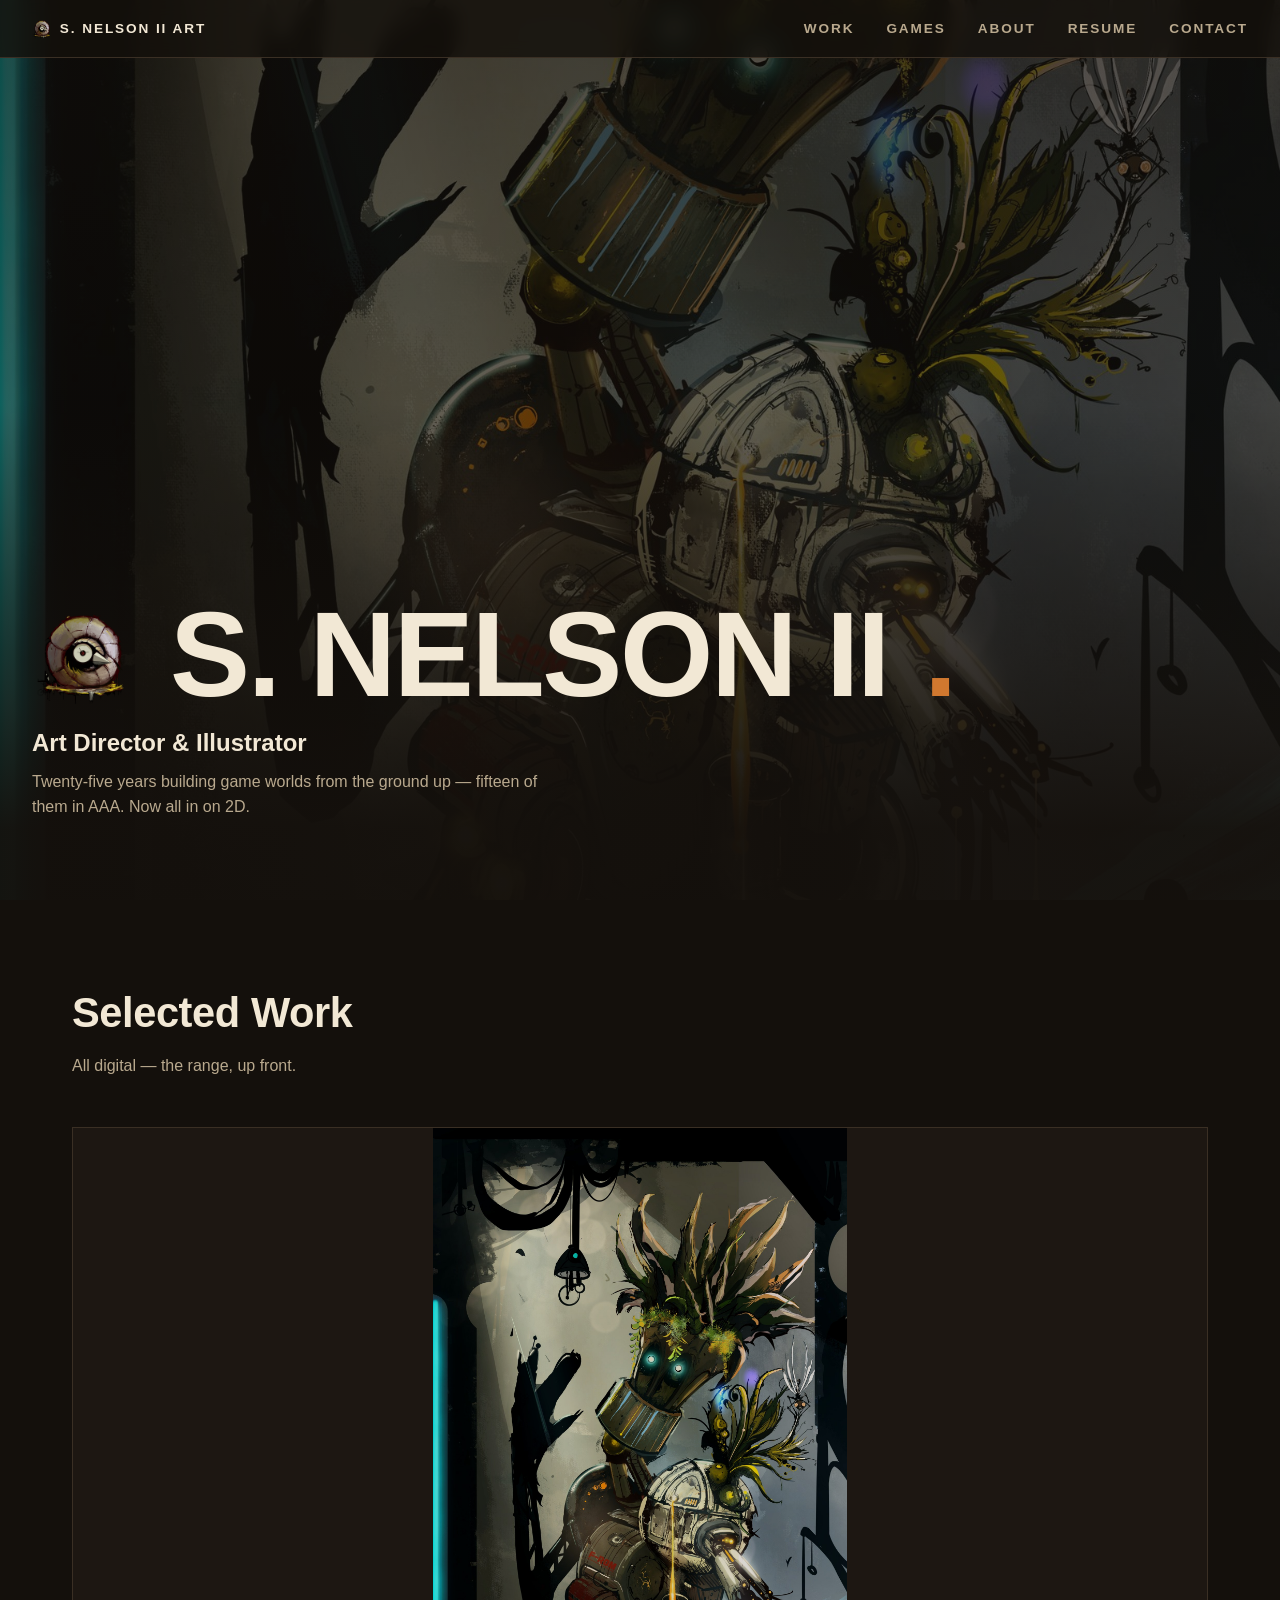
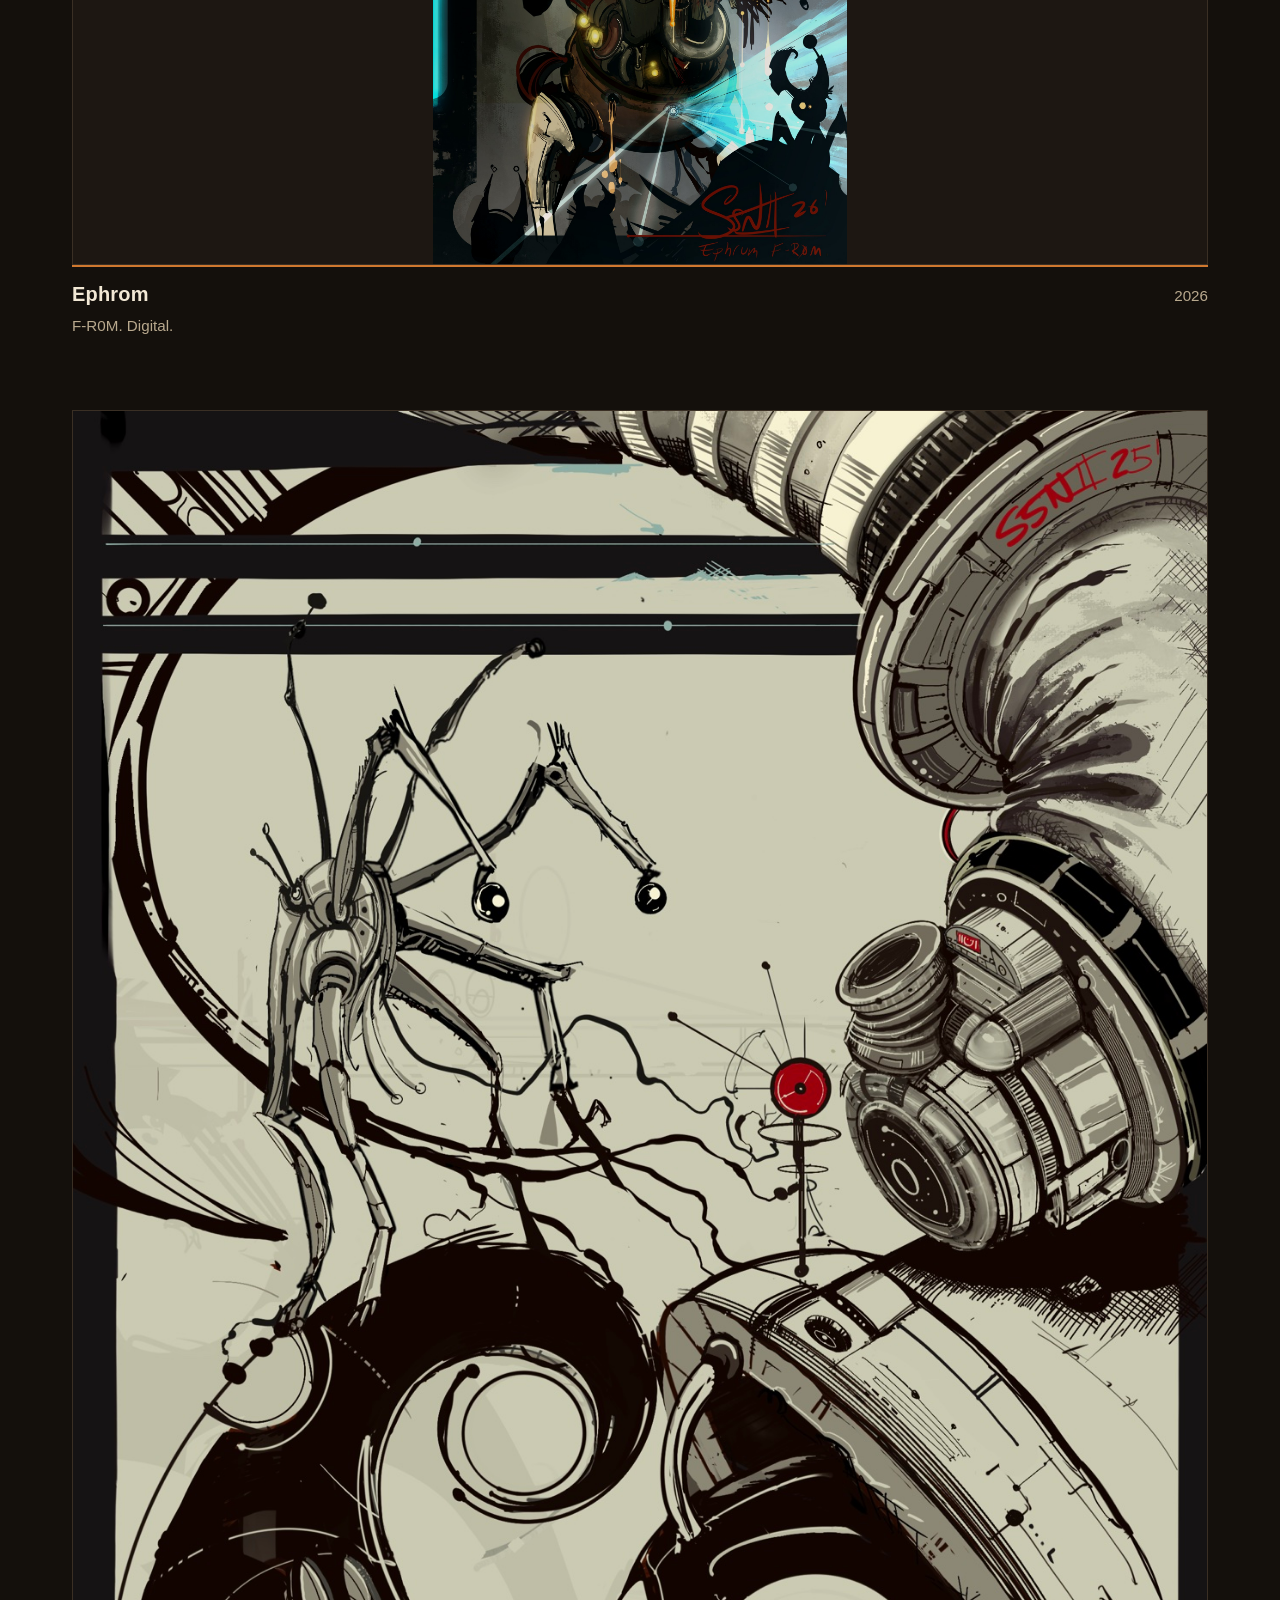
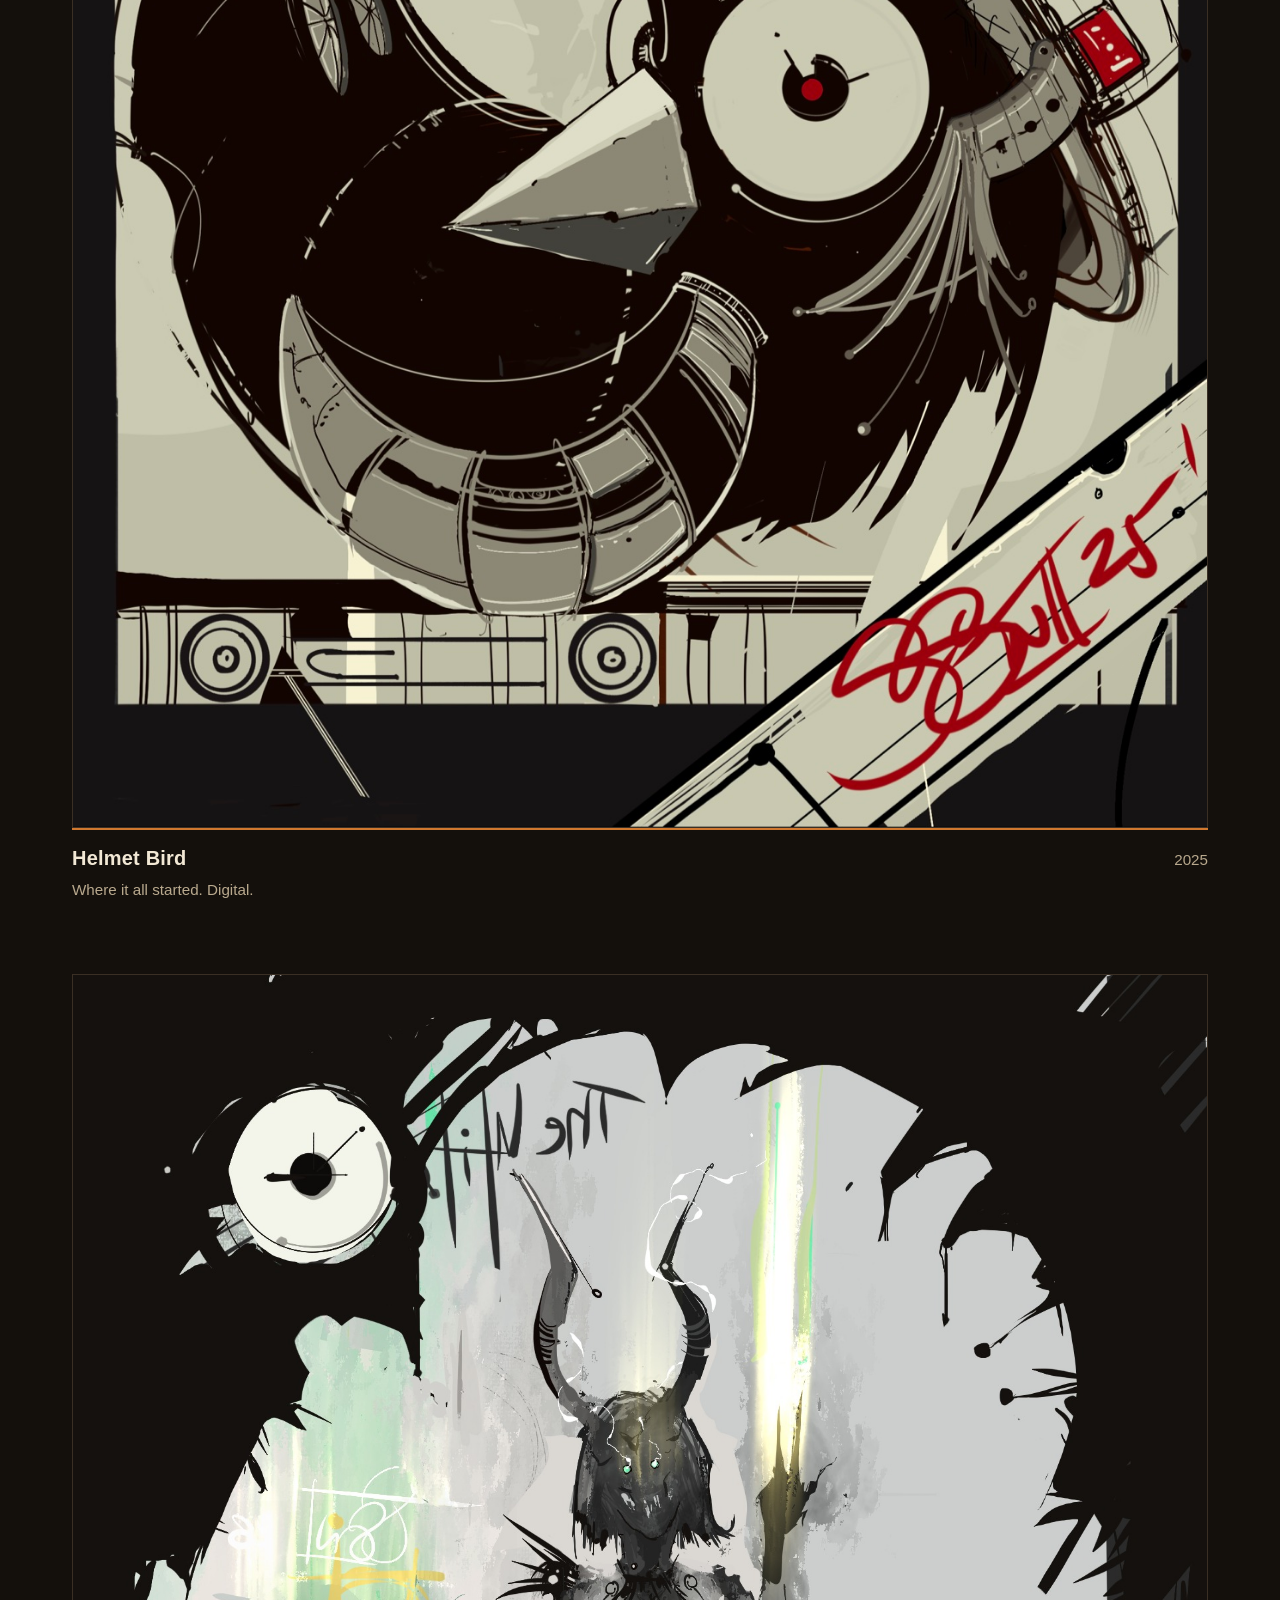
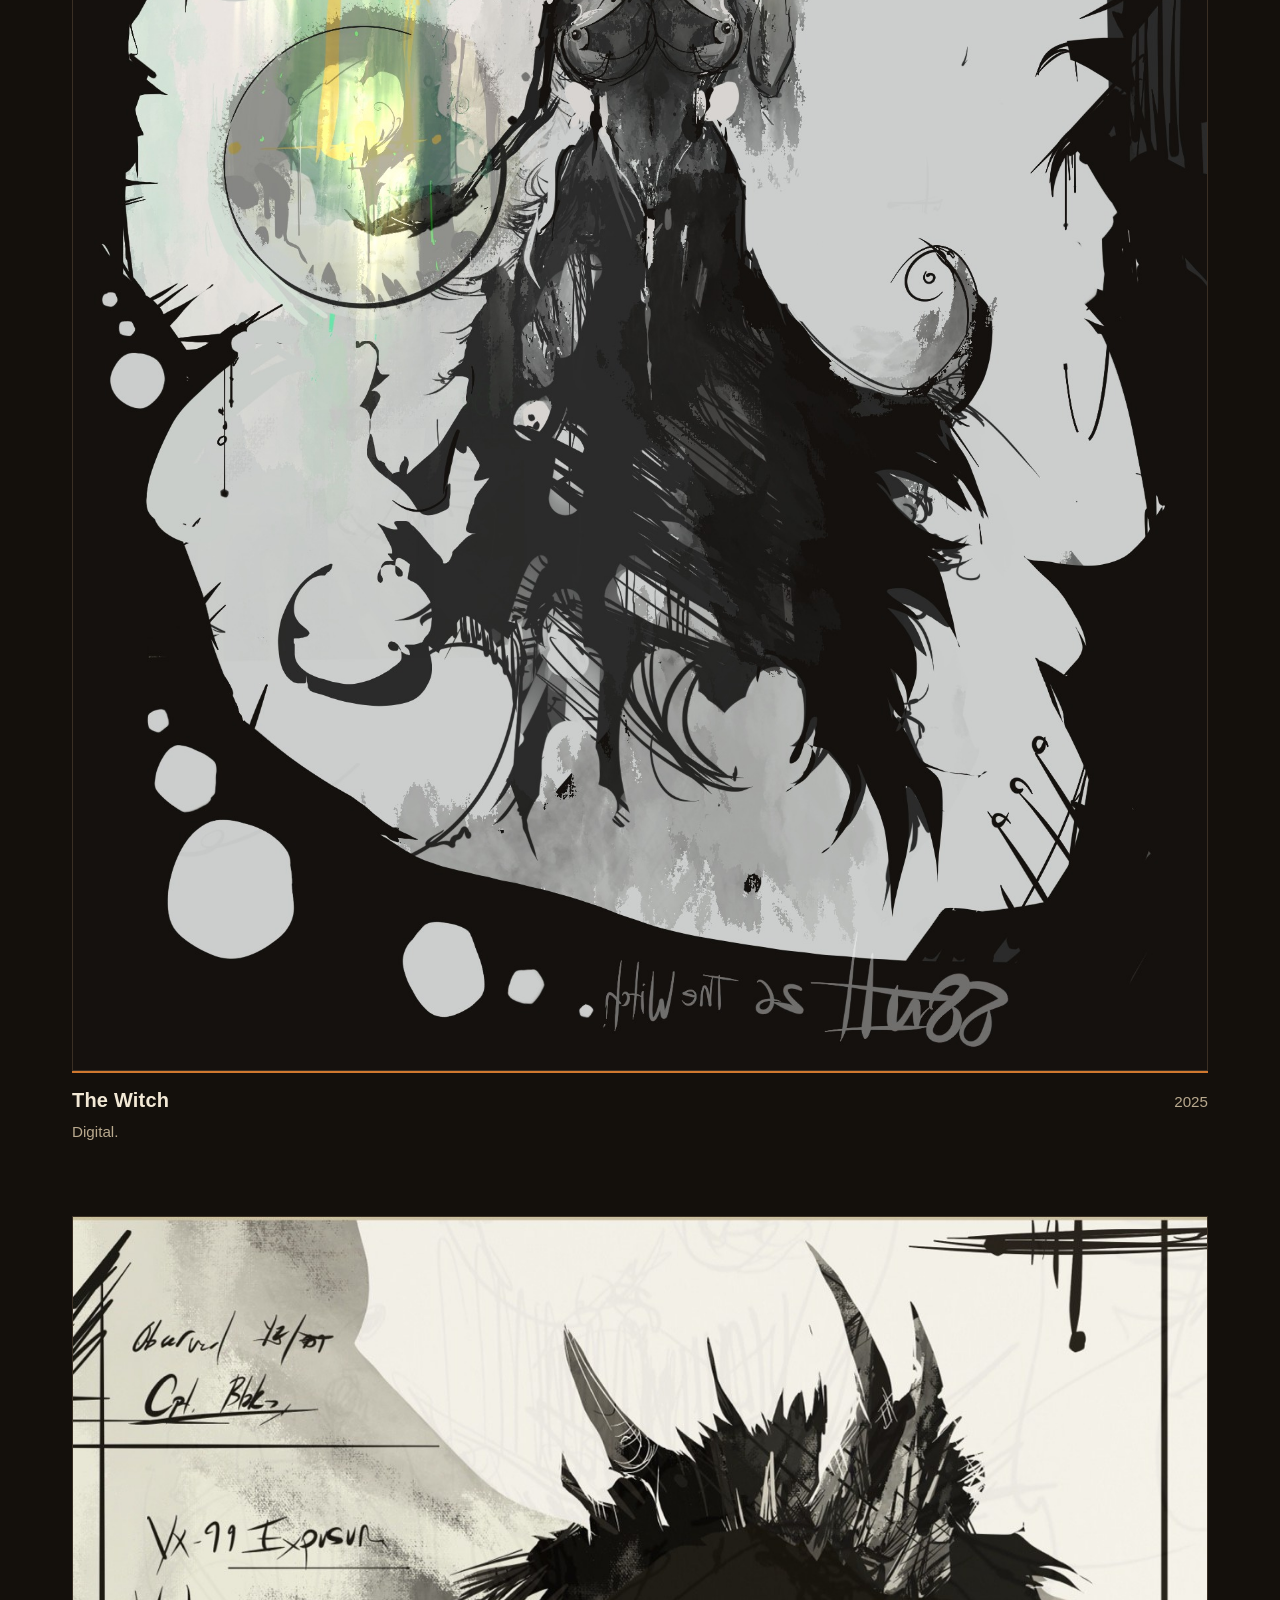
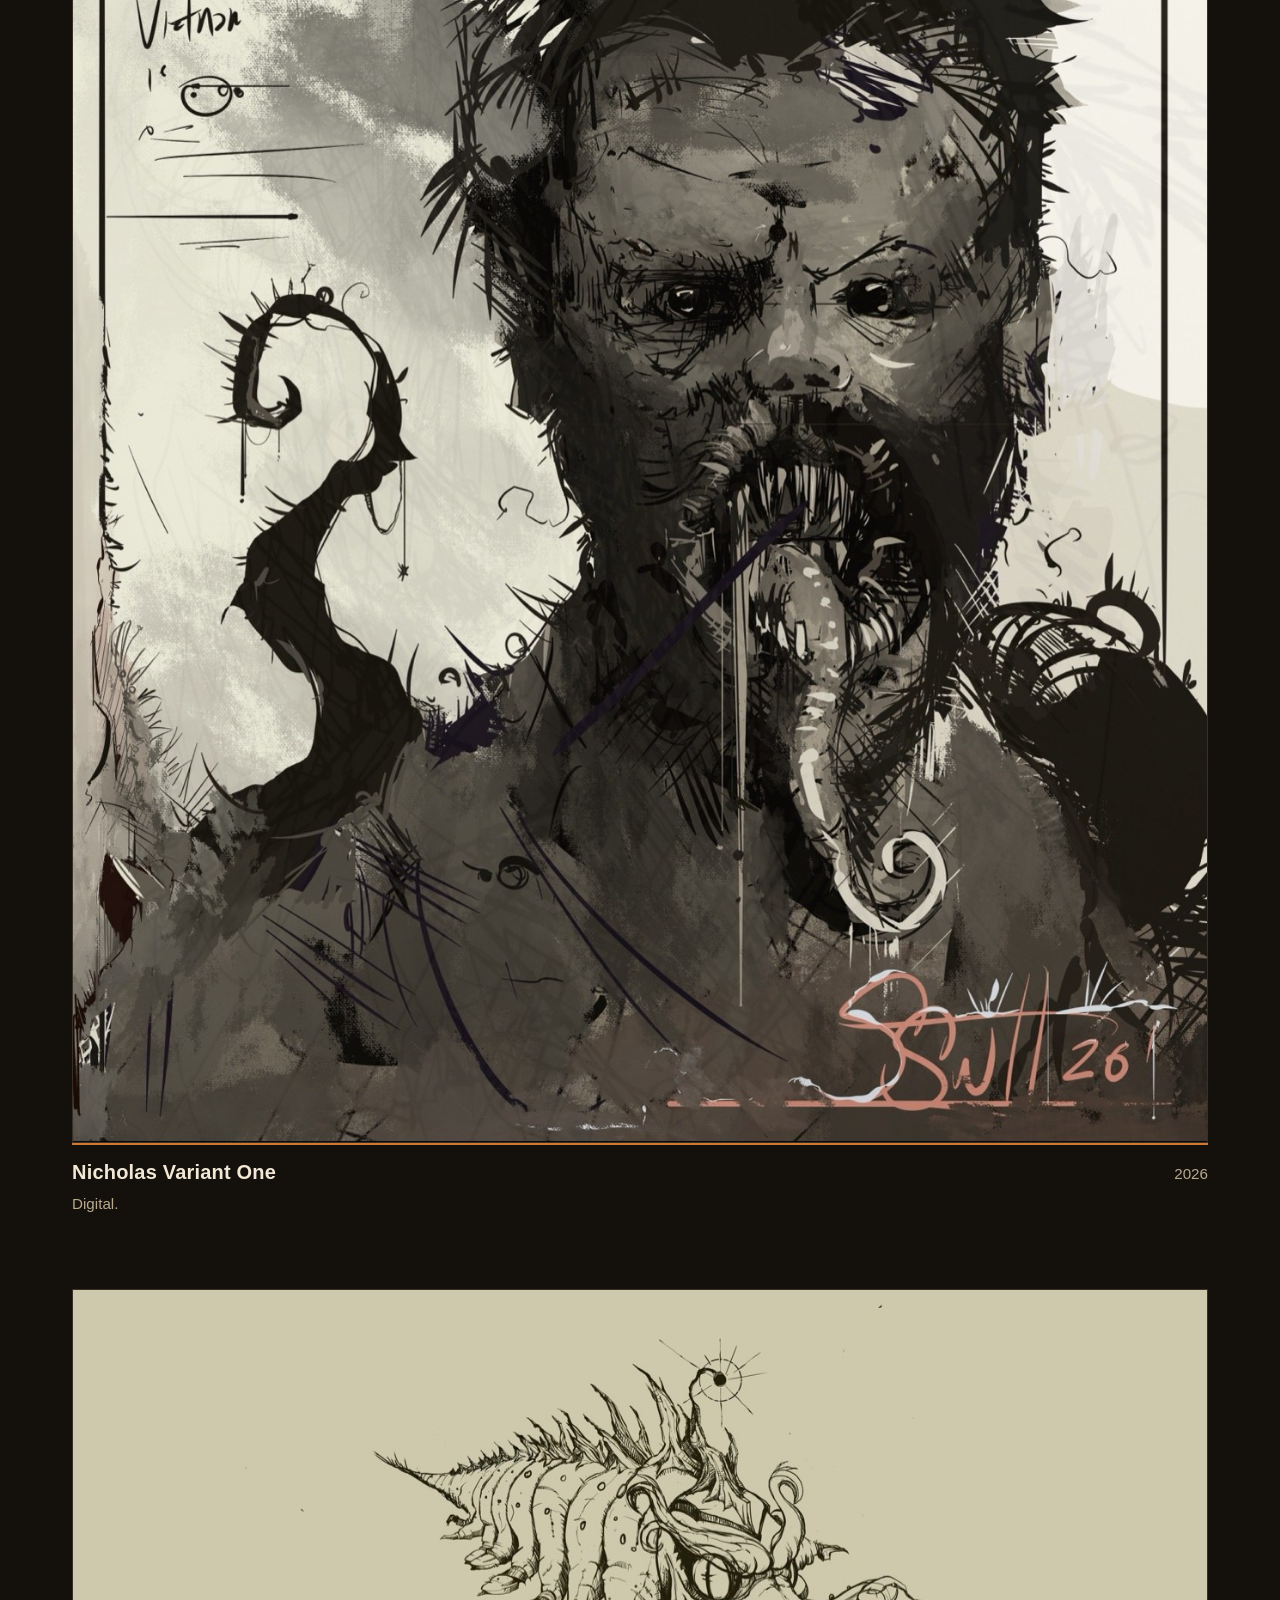
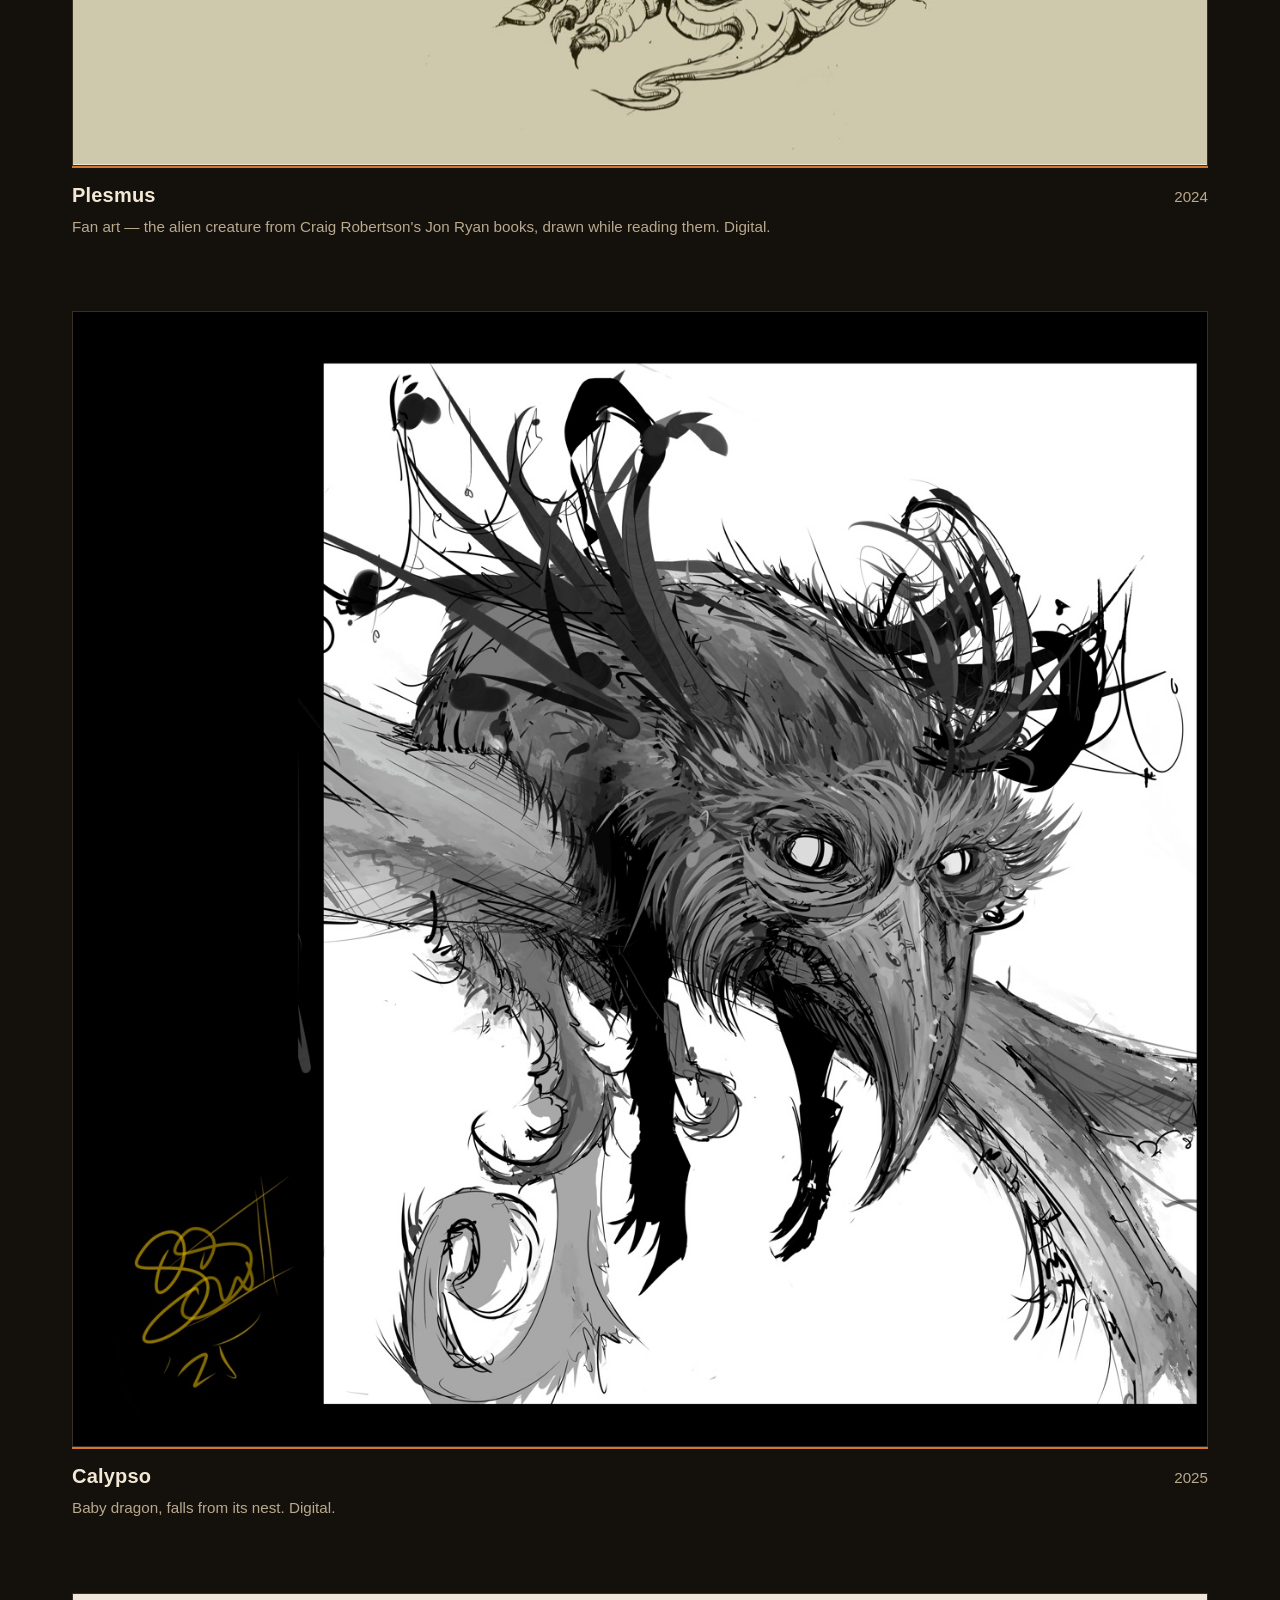
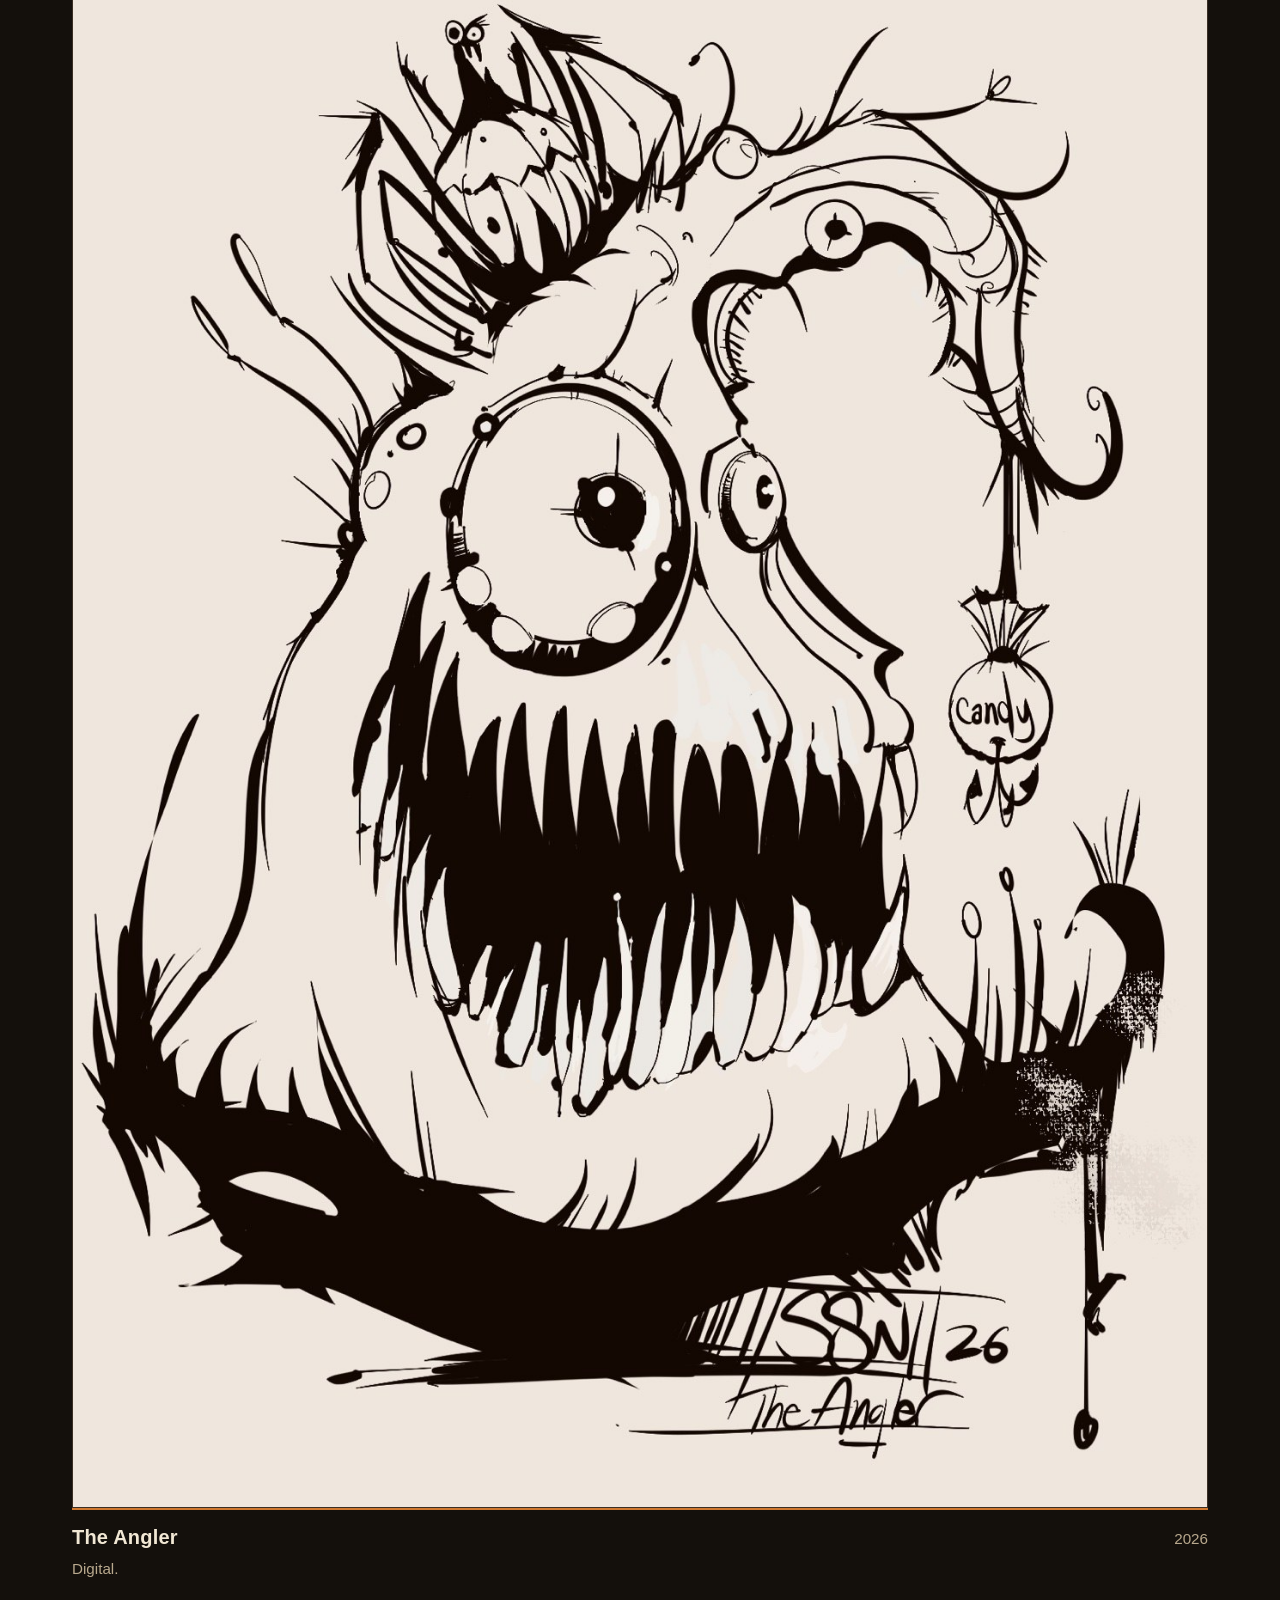
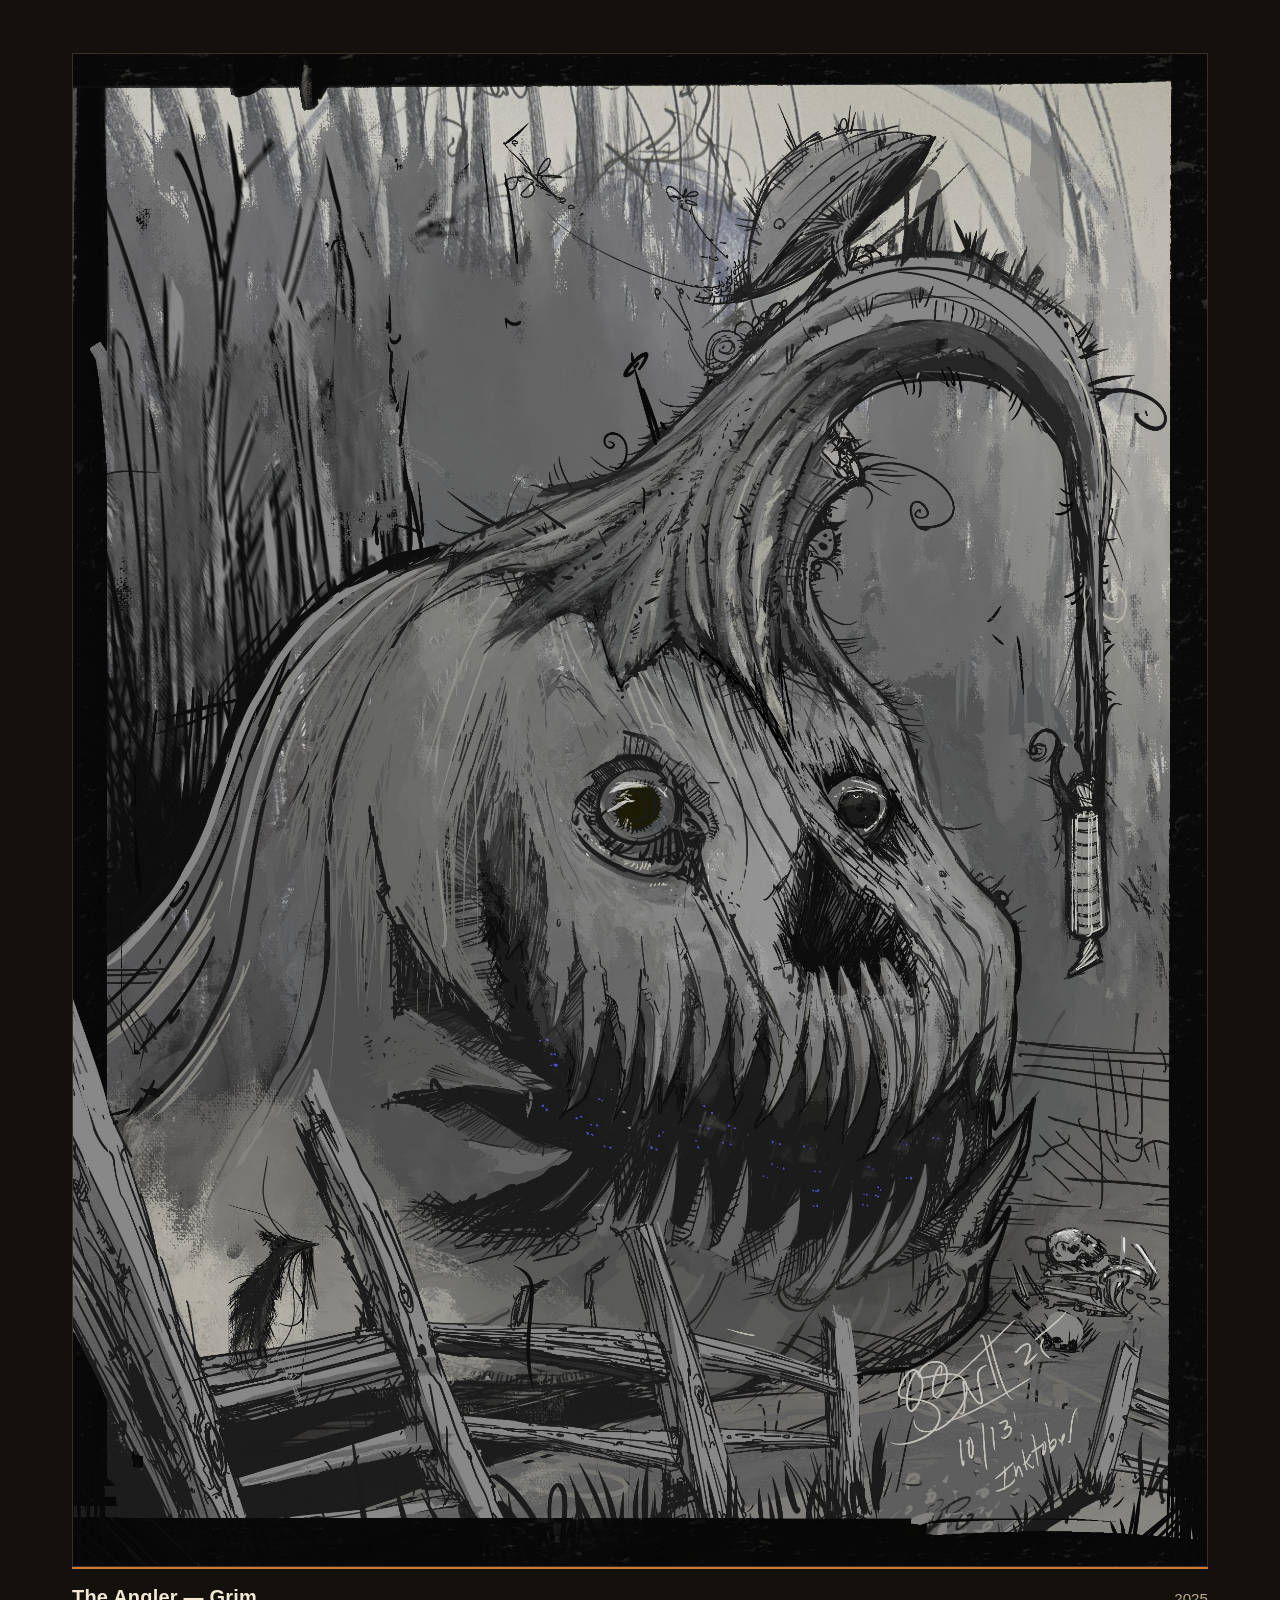
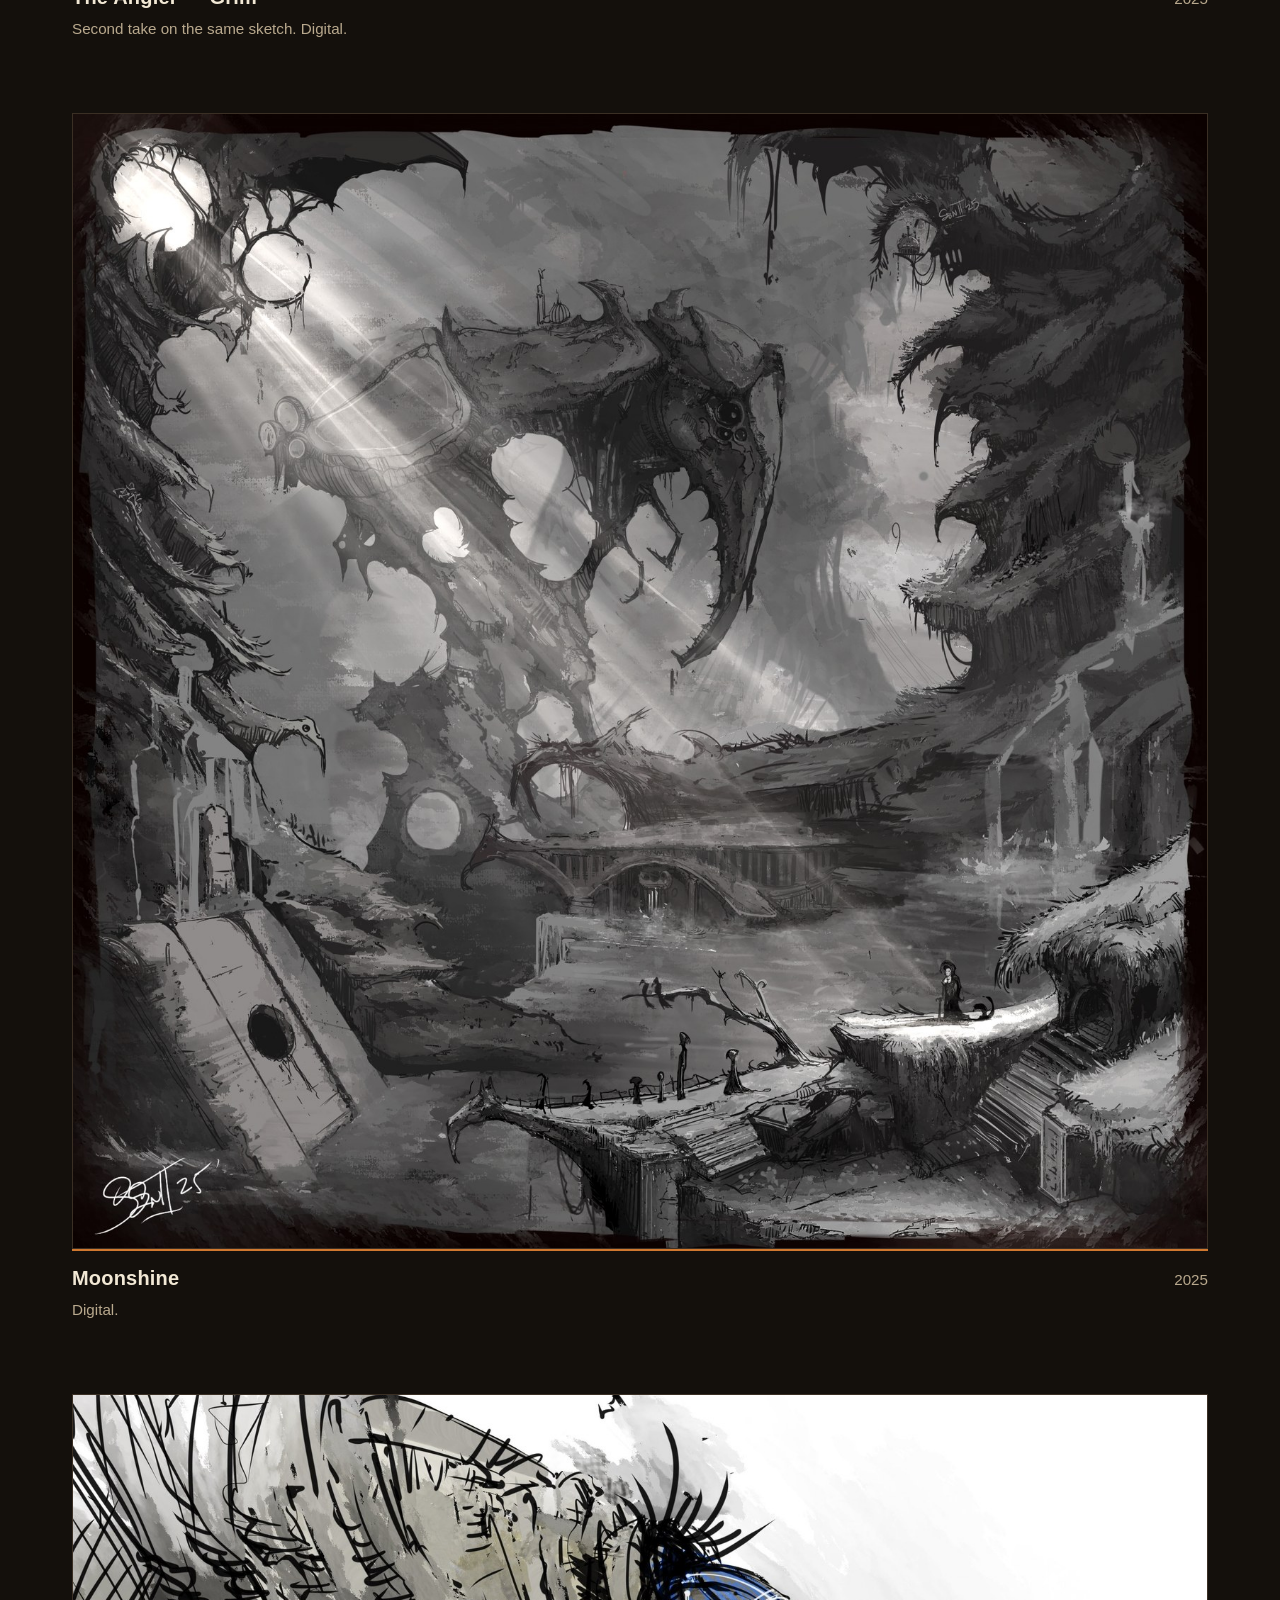
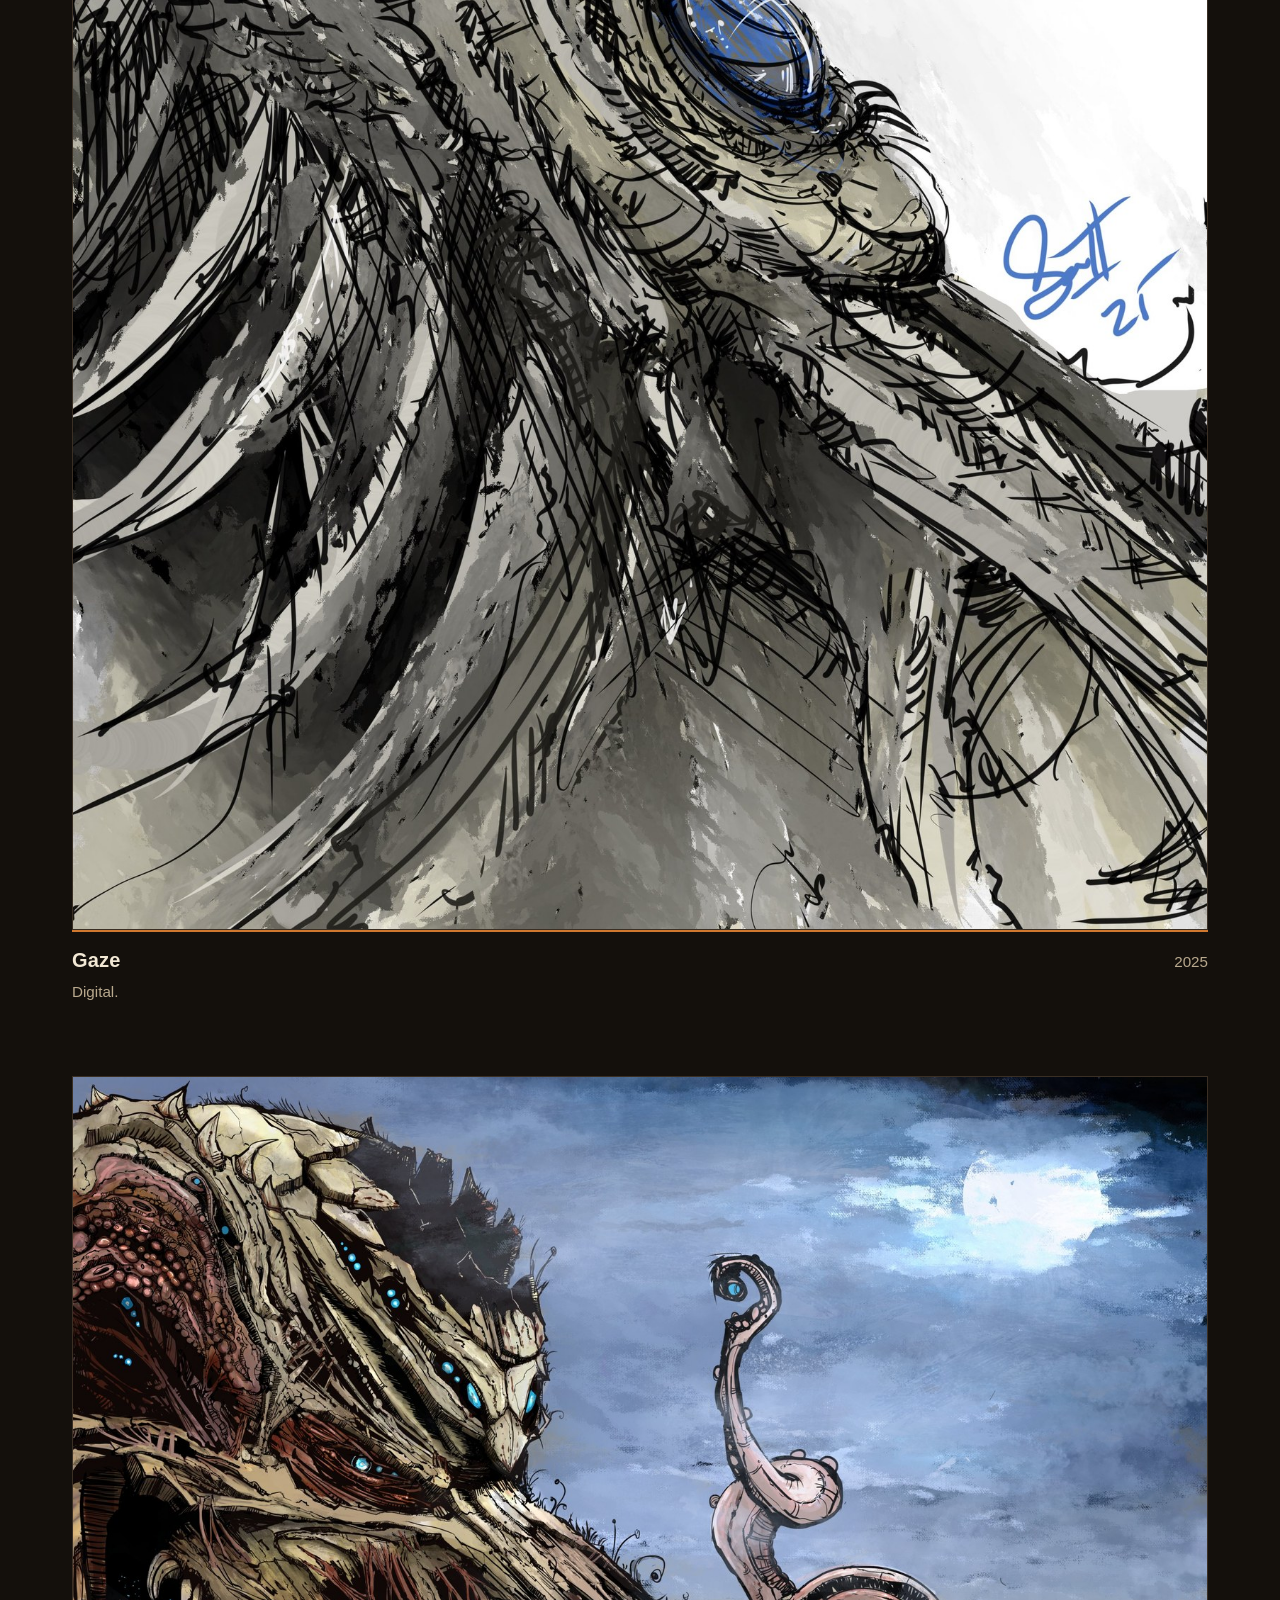
<file: index.html>
<!DOCTYPE html>
<html lang="en">
<head>
<meta charset="UTF-8">
<meta name="viewport" content="width=device-width, initial-scale=1.0">
<title>S. Nelson II art — Art Director &amp; Illustrator</title>
<meta name="description" content="S. Nelson II art — Art Director and illustrator. 25 years in games, starting at Elmer Interactive in 2000. Now all in on 2D.">
<link rel="stylesheet" href="css/swampshell.css">
</head>
<body>

<nav>
  <a class="brand" href="#top"><img src="img/logo.png" alt="Swamp Shell logo">S. Nelson II art</a>
  <a href="#work">Work</a>
  <a href="#games">Games</a>
  <a href="#about">About</a>
  <a href="resume.html">Resume</a>
  <a href="#contact">Contact</a>
</nav>

<header class="hero" id="top">
  <img class="bg" src="img/ephrom.jpg" alt="Ephrom">
  <div class="shade"></div>
  <div class="inner">
    <h1><img class="mark" src="img/logo.png" alt="Swamp Shell logo">S. NELSON II<span>.</span></h1>
    <p class="sub">Art Director &amp; Illustrator</p>
    <p class="tag">Twenty-five years building game worlds from the ground up — fifteen of them in AAA. Now all in on 2D.</p>
  </div>
</header>

<section id="work">
  <h2 class="sec">Selected Work</h2>
  <p class="lede">All digital — the range, up front.</p>

  <div class="piece wide">
    <img src="img/ephrom.jpg" alt="Ephrom">
    <div class="cap"><h3>Ephrom</h3><span>2026</span></div>
    <p class="note">F-R0M. Digital.</p>
  </div>

  <div class="piece">
    <img src="img/helmet-bird-original.jpg" alt="Helmet Bird">
    <div class="cap"><h3>Helmet Bird</h3><span>2025</span></div>
    <p class="note">Where it all started. Digital.</p>
  </div>

  <div class="piece">
    <img src="img/the-witch.jpg" alt="The Witch">
    <div class="cap"><h3>The Witch</h3><span>2025</span></div>
    <p class="note">Digital.</p>
  </div>

  <div class="piece">
    <img src="img/segmented-crawler.jpg" alt="Nicholas Variant One">
    <div class="cap"><h3>Nicholas Variant One</h3><span>2026</span></div>
    <p class="note">Digital.</p>
  </div>

  <div class="piece">
    <img src="img/plesmus.jpg" alt="Plesmus">
    <div class="cap"><h3>Plesmus</h3><span>2024</span></div>
    <p class="note">Fan art — the alien creature from Craig Robertson's Jon Ryan books, drawn while reading them. Digital.</p>
  </div>

  <div class="piece">
    <img src="img/calypso.jpg" alt="Calypso">
    <div class="cap"><h3>Calypso</h3><span>2025</span></div>
    <p class="note">Baby dragon, falls from its nest. Digital.</p>
  </div>

  <div class="piece">
    <img src="img/the-angler.jpg" alt="The Angler">
    <div class="cap"><h3>The Angler</h3><span>2026</span></div>
    <p class="note">Digital.</p>
  </div>

  <div class="piece">
    <img src="img/angler-grim.jpg" alt="The Angler — Grim">
    <div class="cap"><h3>The Angler — Grim</h3><span>2025</span></div>
    <p class="note">Second take on the same sketch. Digital.</p>
  </div>

  <div class="piece">
    <img src="img/moonshine.jpg" alt="Moonshine">
    <div class="cap"><h3>Moonshine</h3><span>2025</span></div>
    <p class="note">Digital.</p>
  </div>

  <div class="piece">
    <img src="img/gaze.jpg" alt="Gaze">
    <div class="cap"><h3>Gaze</h3><span>2025</span></div>
    <p class="note">Digital.</p>
  </div>

  <div class="piece">
    <img src="img/decay.jpg" alt="Decay">
    <div class="cap"><h3>Decay</h3><span>2024</span></div>
    <p class="note">Digital.</p>
  </div>

  <div class="piece">
    <img src="img/gaji.jpg" alt="Gaji">
    <div class="cap"><h3>Gaji</h3><span></span></div>
    <p class="note">Where the product line starts — Gaji tees in <a href="https://www.swampshellindustriesllc.com/shop">the shop</a>.</p>
  </div>

  <div class="piece">
    <img src="img/the-face.jpg" alt="Swamp Shell logo">
    <div class="cap"><h3>Swamp Shell — Logo</h3><span></span></div>
    <p class="note">The studio mark. Digital.</p>
  </div>

  <div class="piece">
    <img src="img/light-at-the-end-of-the-tunnel.jpg" alt="Light at the End of the Tunnel">
    <div class="cap"><h3>Light at the End of the Tunnel</h3><span>2025</span></div>
    <p class="note">Digital.</p>
  </div>
</section>

<div class="games" id="games">
  <div class="inner">
    <h2 class="sec">The Games</h2>
    <p>I spent <strong>15 years</strong> building AAA game worlds from the ground level — projects worth <strong>hundreds of millions of dollars</strong>.</p>
    <p>On <strong>Elder Scrolls Online</strong> I built the cities of the Morrowind chapter, the Imperial City, and the PvP war zones. Before that, city architecture on <strong>Warhammer Online</strong>. I finished as an <strong>Art Director at Microsoft</strong>.</p>
    <p>Now I'm all in on 2D — art direction and illustration.</p>
    <div class="shots">
      <figure>
        <img src="img/eso-vivec.jpg" alt="Vivec City, Elder Scrolls Online">
        <figcaption>Vivec City, ESO: Morrowind — I built Vivec's Palace and the main town.</figcaption>
      </figure>
      <figure>
        <img src="img/eso-seyda-neen.jpg" alt="Seyda Neen lighthouse, Elder Scrolls Online">
        <figcaption>Seyda Neen, ESO: Morrowind — the lighthouse and the starting arrival area.</figcaption>
      </figure>
    </div>
    <figure class="reel">
      <video controls preload="metadata" src="media/eso-sizzle-15s.mp4"></video>
      <figcaption>Elder Scrolls Online — gameplay montage as aired in MinnMax's interview on the cancellation. Footage: ZeniMax Online Studios.</figcaption>
    </figure>
    <ul class="credits">
      <li><strong>Microsoft</strong> — Art Director</li>
      <li><strong>ZeniMax Online Studios</strong> — 15 years, Environment Artist to Art Director</li>
      <li><strong>BioWare Mythic</strong> — Warhammer Online: Age of Reckoning</li>
    </ul>
  </div>
</div>

<section class="narrow" id="about">
  <h2 class="sec">Get to know me</h2>
  <p class="lede">The short version.</p>
  <div class="about-grid">
    <p>I'm Steve. Twenty-five years in games — starting at Elmer Interactive in 2000, fifteen of them inside AAA studios, finishing as an art director at Microsoft. My specialty was always materials and texture: the way a surface tells you its history.</p>
    <p>These days I draw full-time as S. Nelson II art — the creatures, characters, and dark little worlds in my head, all digital, out of Swamp Shell Industries, my one-man studio. I'm also a musician, which keeps bleeding into the visuals, and an avid gardener when I'm not at the desk.</p>
    <p>I take on art direction and illustration work. The contact's below.</p>
  </div>
</section>

<footer class="site" id="contact">
  <h2>Work with me</h2>
  <p>Swamp Shell Industries is my one-man studio — art direction, illustration, and creative production. One pair of hands, no handoffs.</p>
  <div class="links">
    <a href="https://www.instagram.com/swampshell_industries" target="_blank" rel="noopener">@swampshell_industries</a>
    <a href="https://www.instagram.com/snelsoniiart/" target="_blank" rel="noopener">@snelsoniiart</a>
    <a href="https://www.youtube.com/playlist?list=PLfnarO4hs7fJG8D-z3HhdIHyjRNRXwi-G" target="_blank" rel="noopener">YouTube — Process Videos</a>
    <a href="https://www.swampshellindustriesllc.com/" target="_blank" rel="noopener">SwampShellIndustriesLLC.com</a>
    <a href="https://www.linkedin.com/in/snelsondirects/" target="_blank" rel="noopener">LinkedIn</a>
    <a href="mailto:steve@swampshellindustriesllc.com">Email</a>
  </div>
</footer>

</body>
</html>
</file>
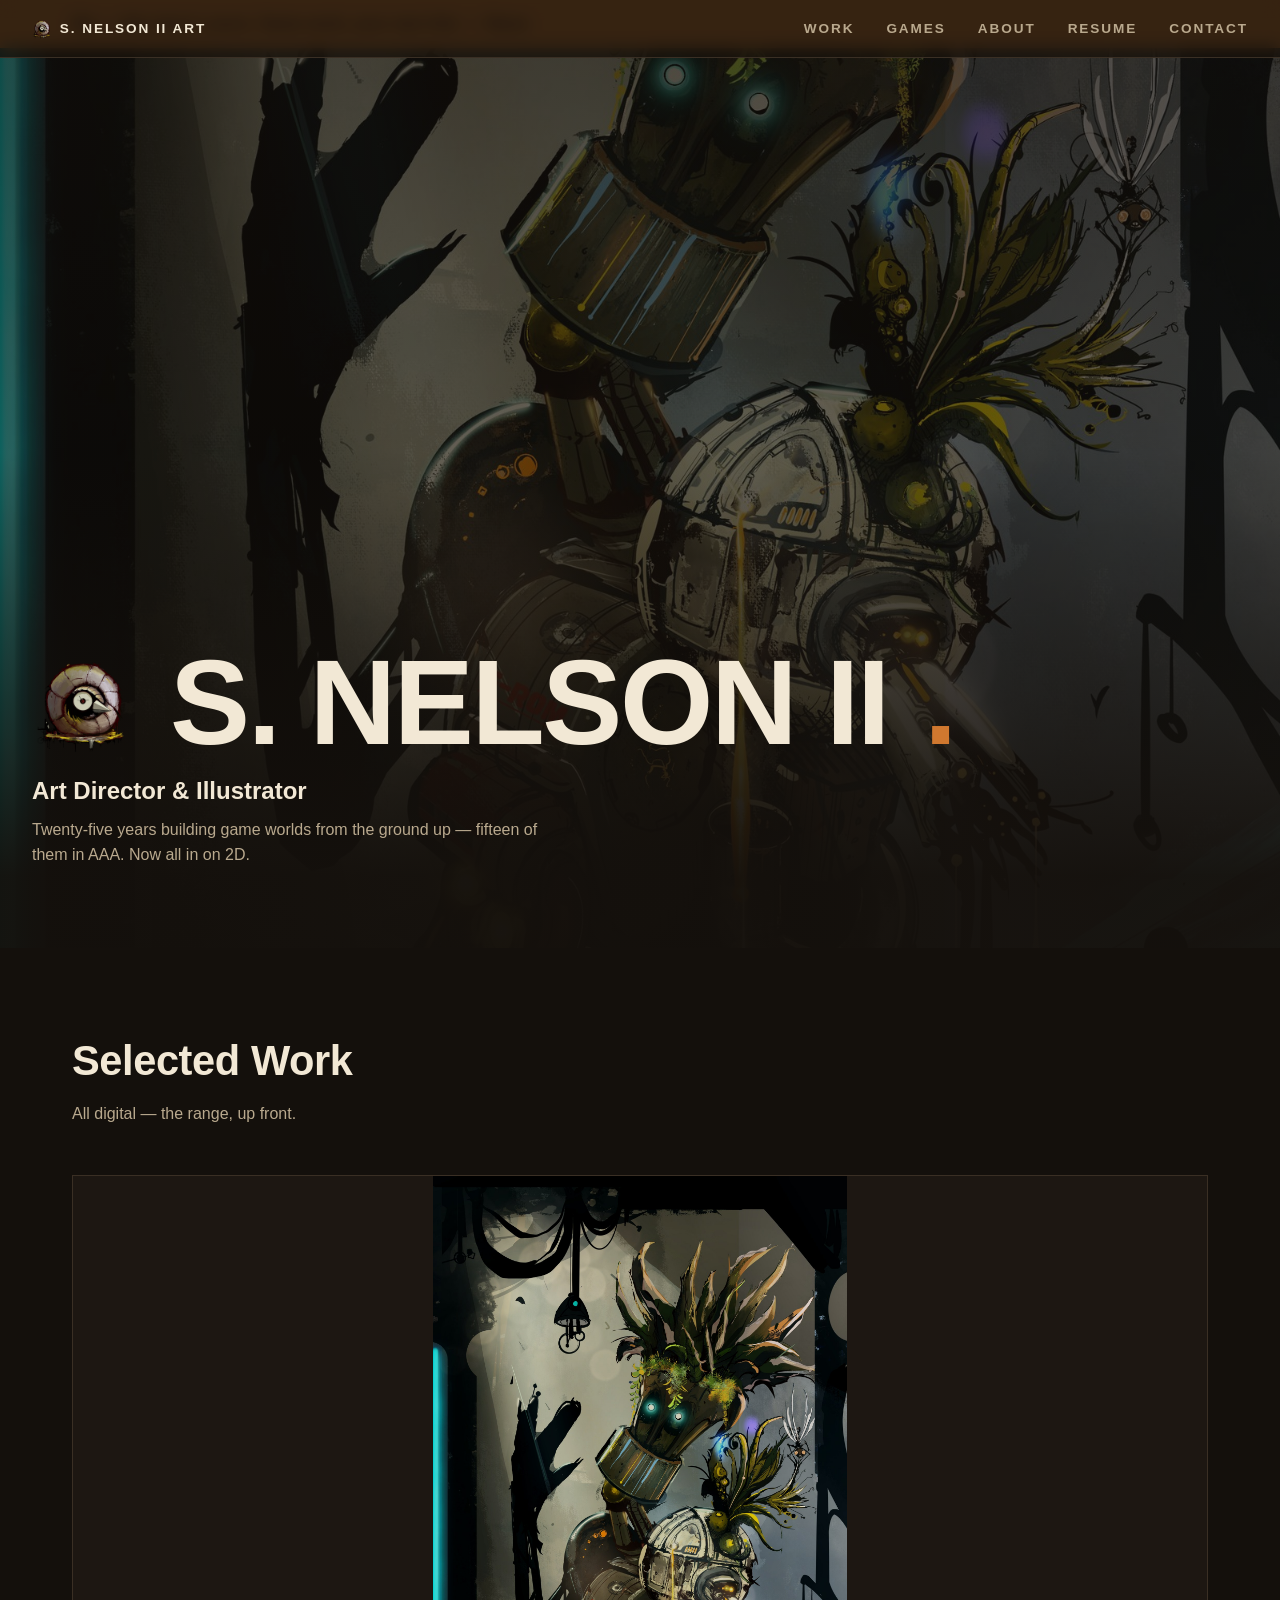
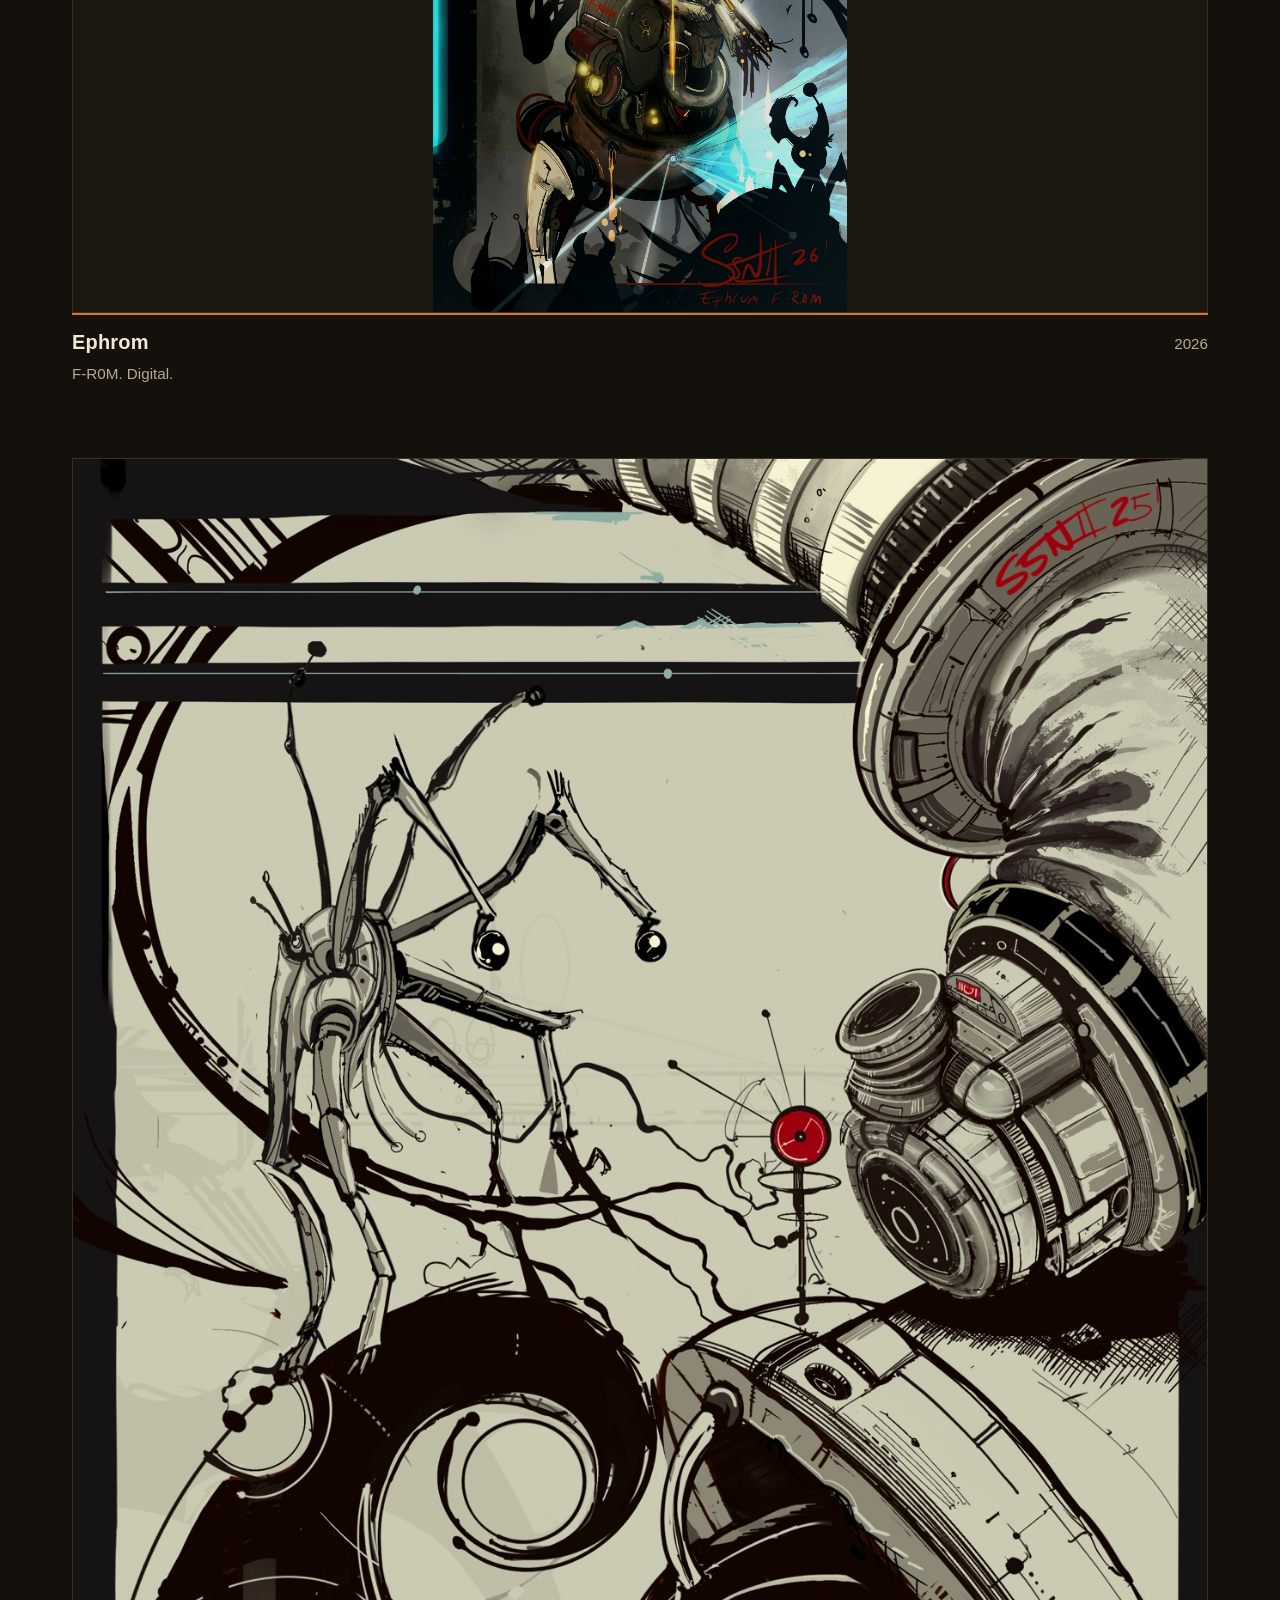
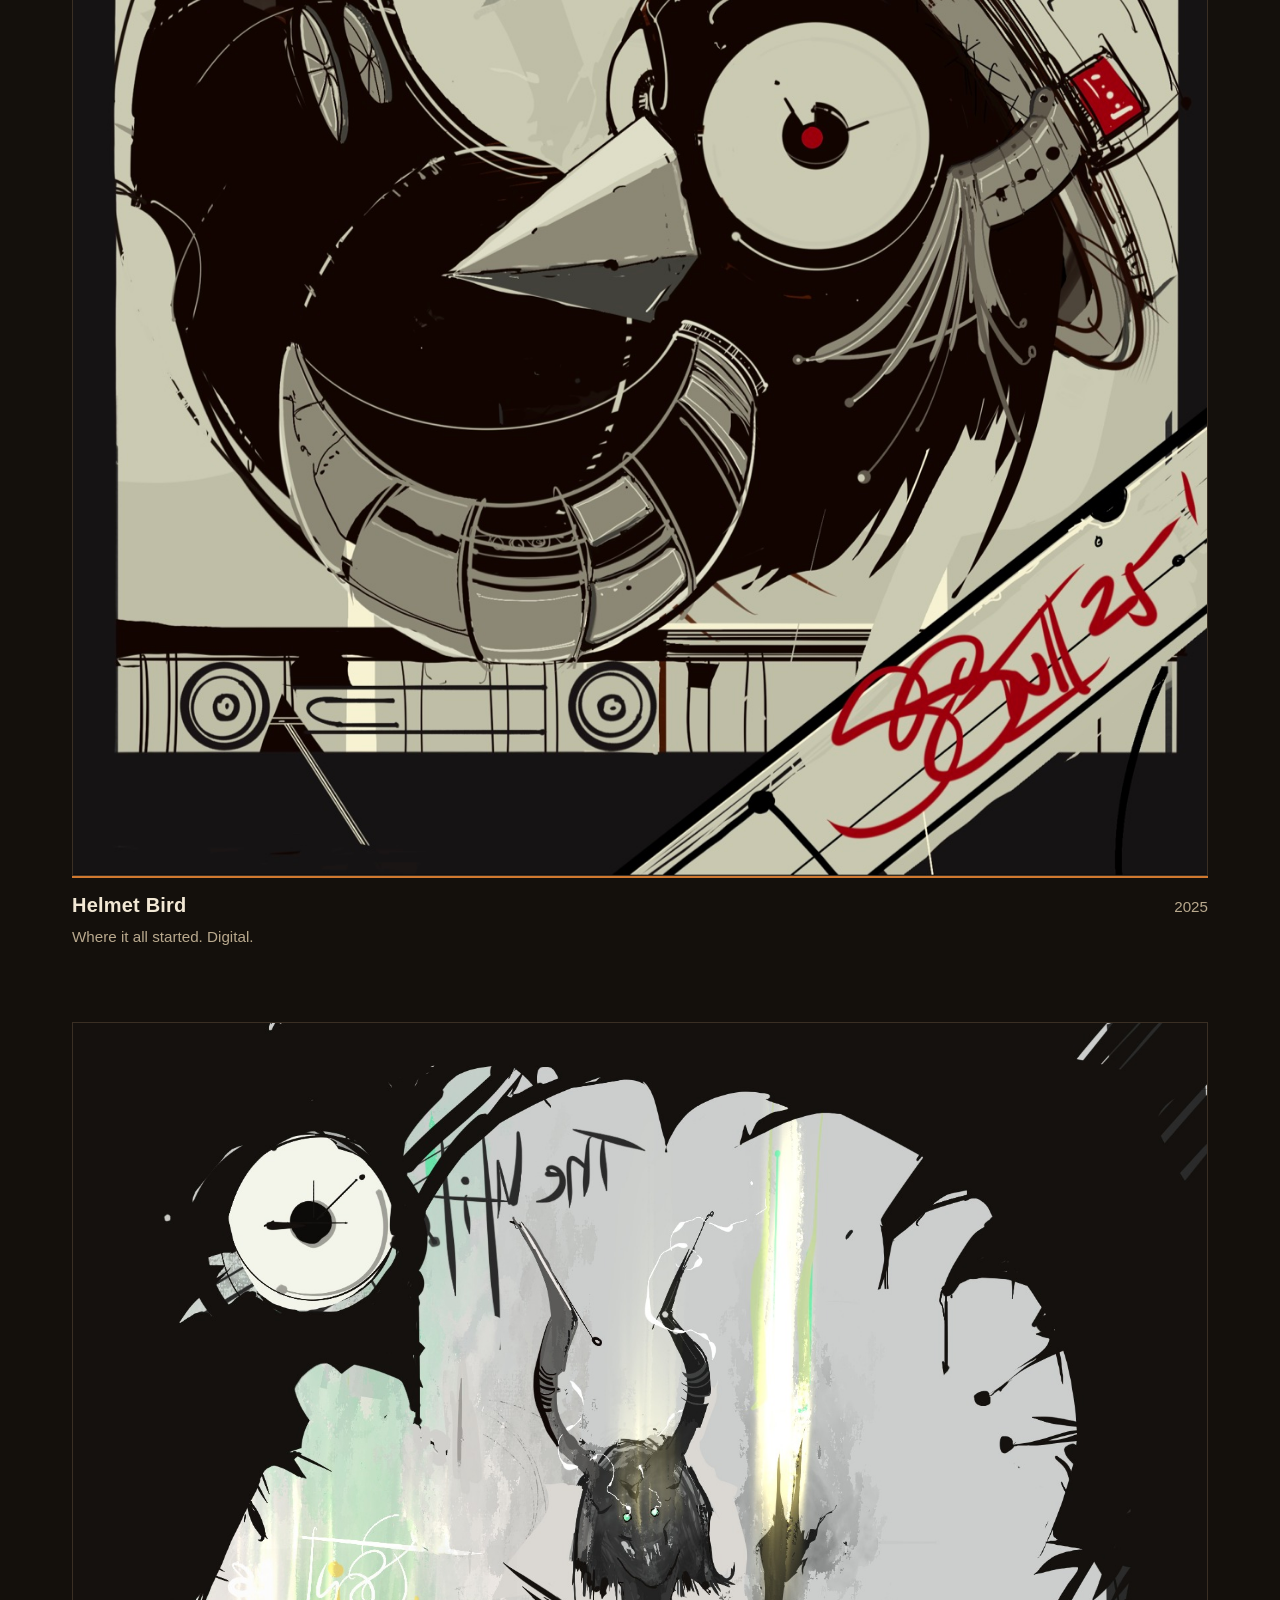
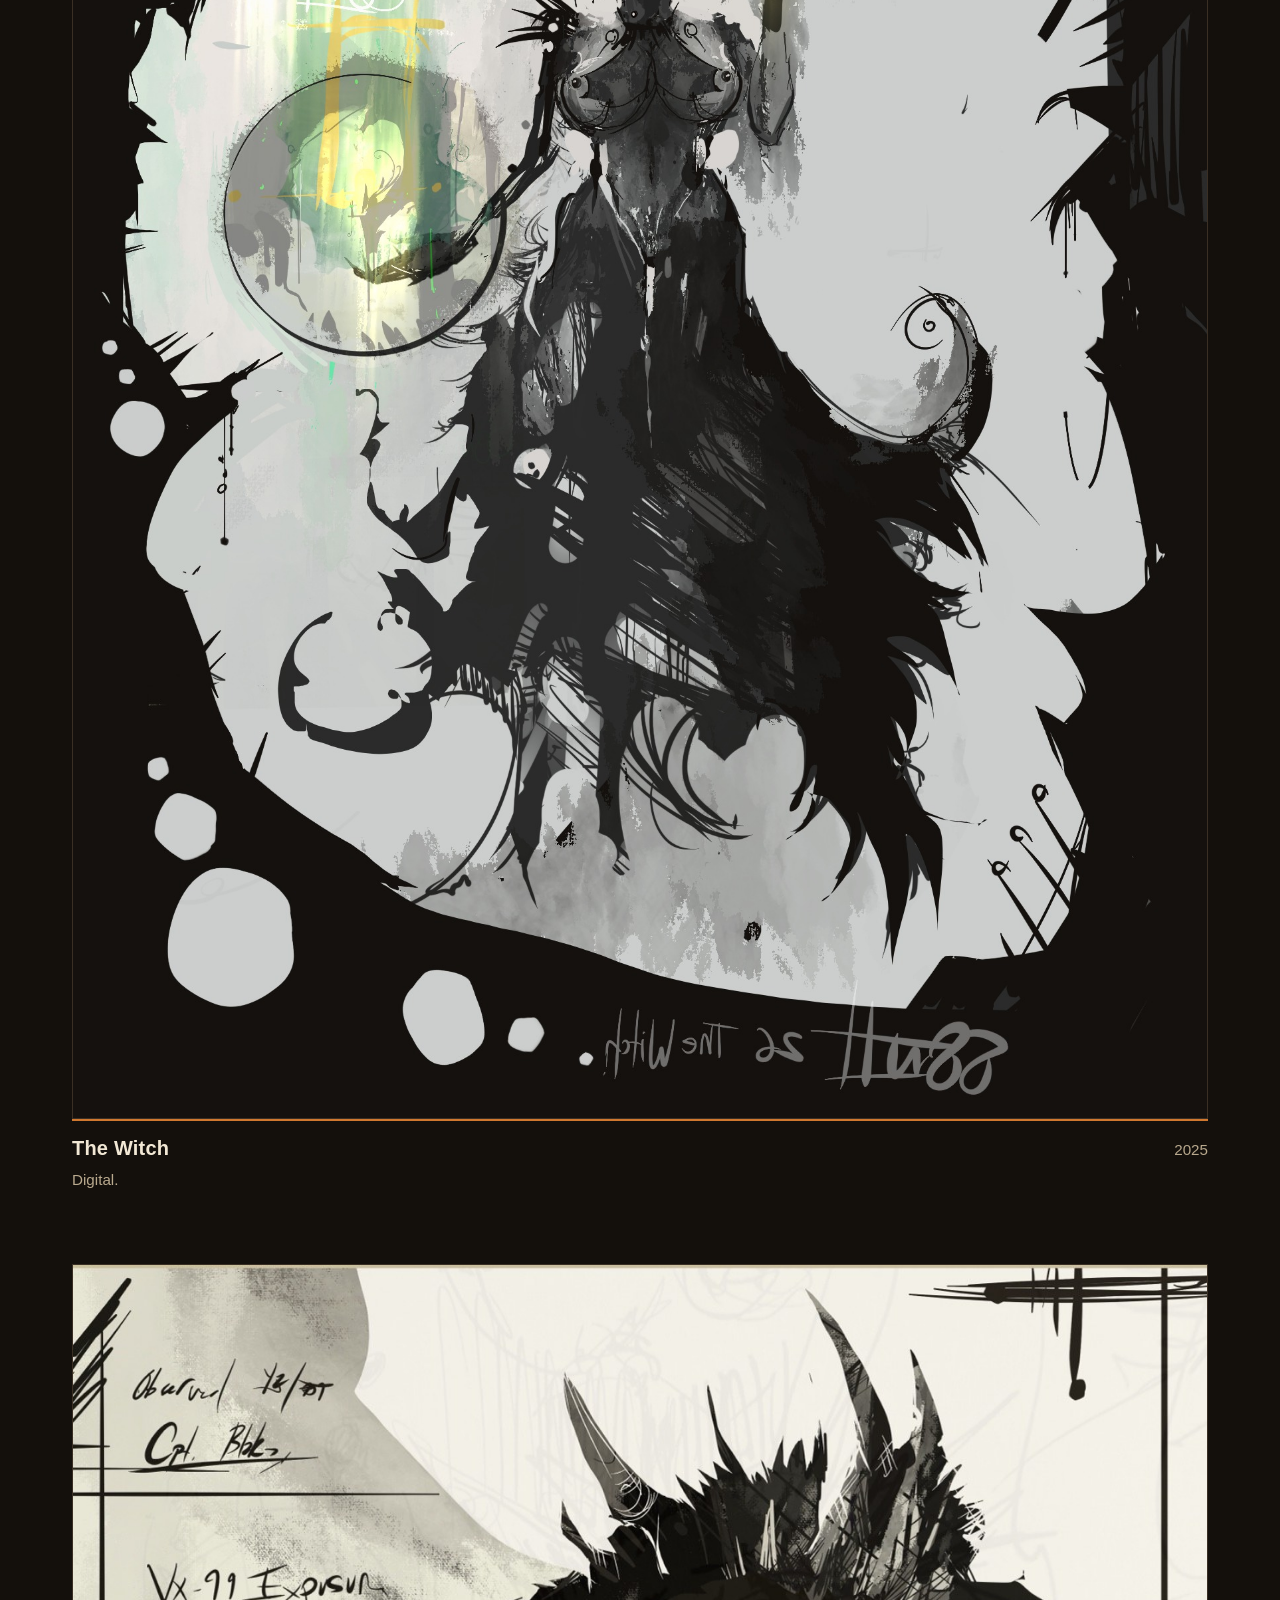
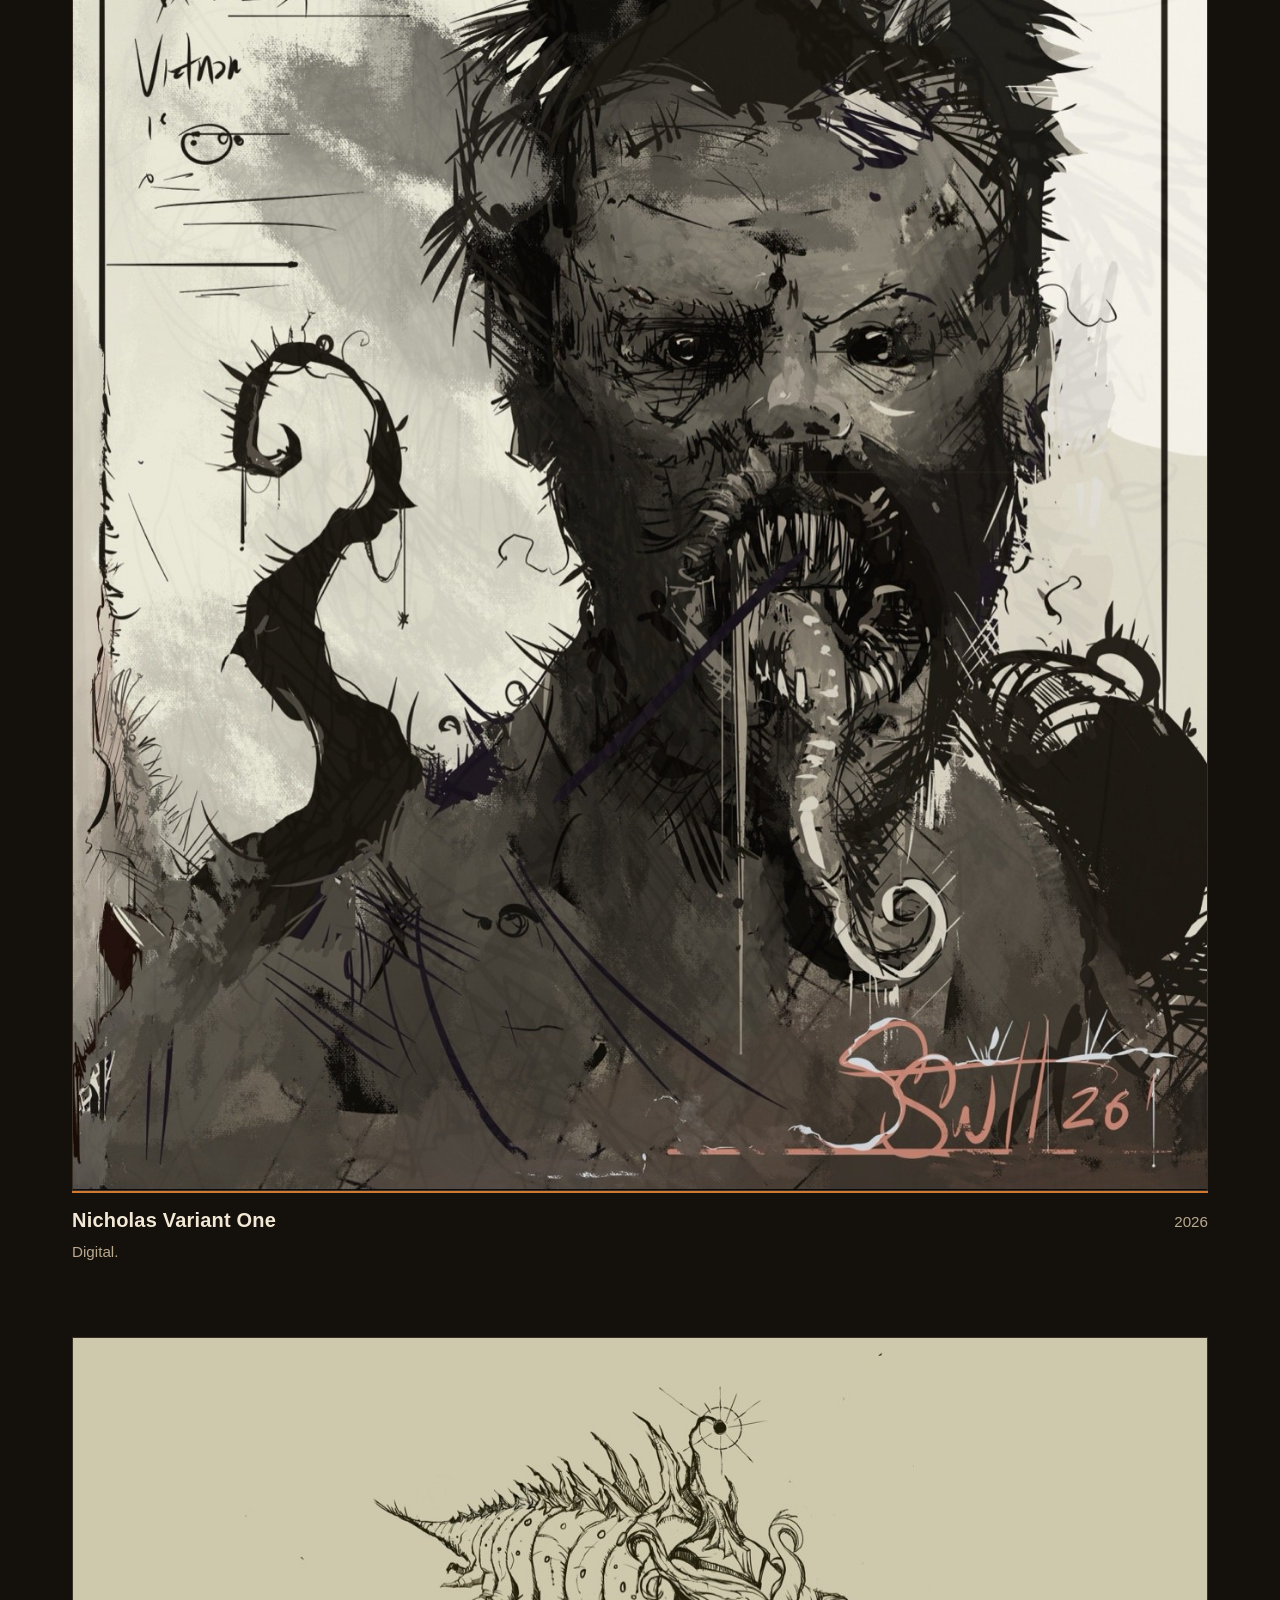
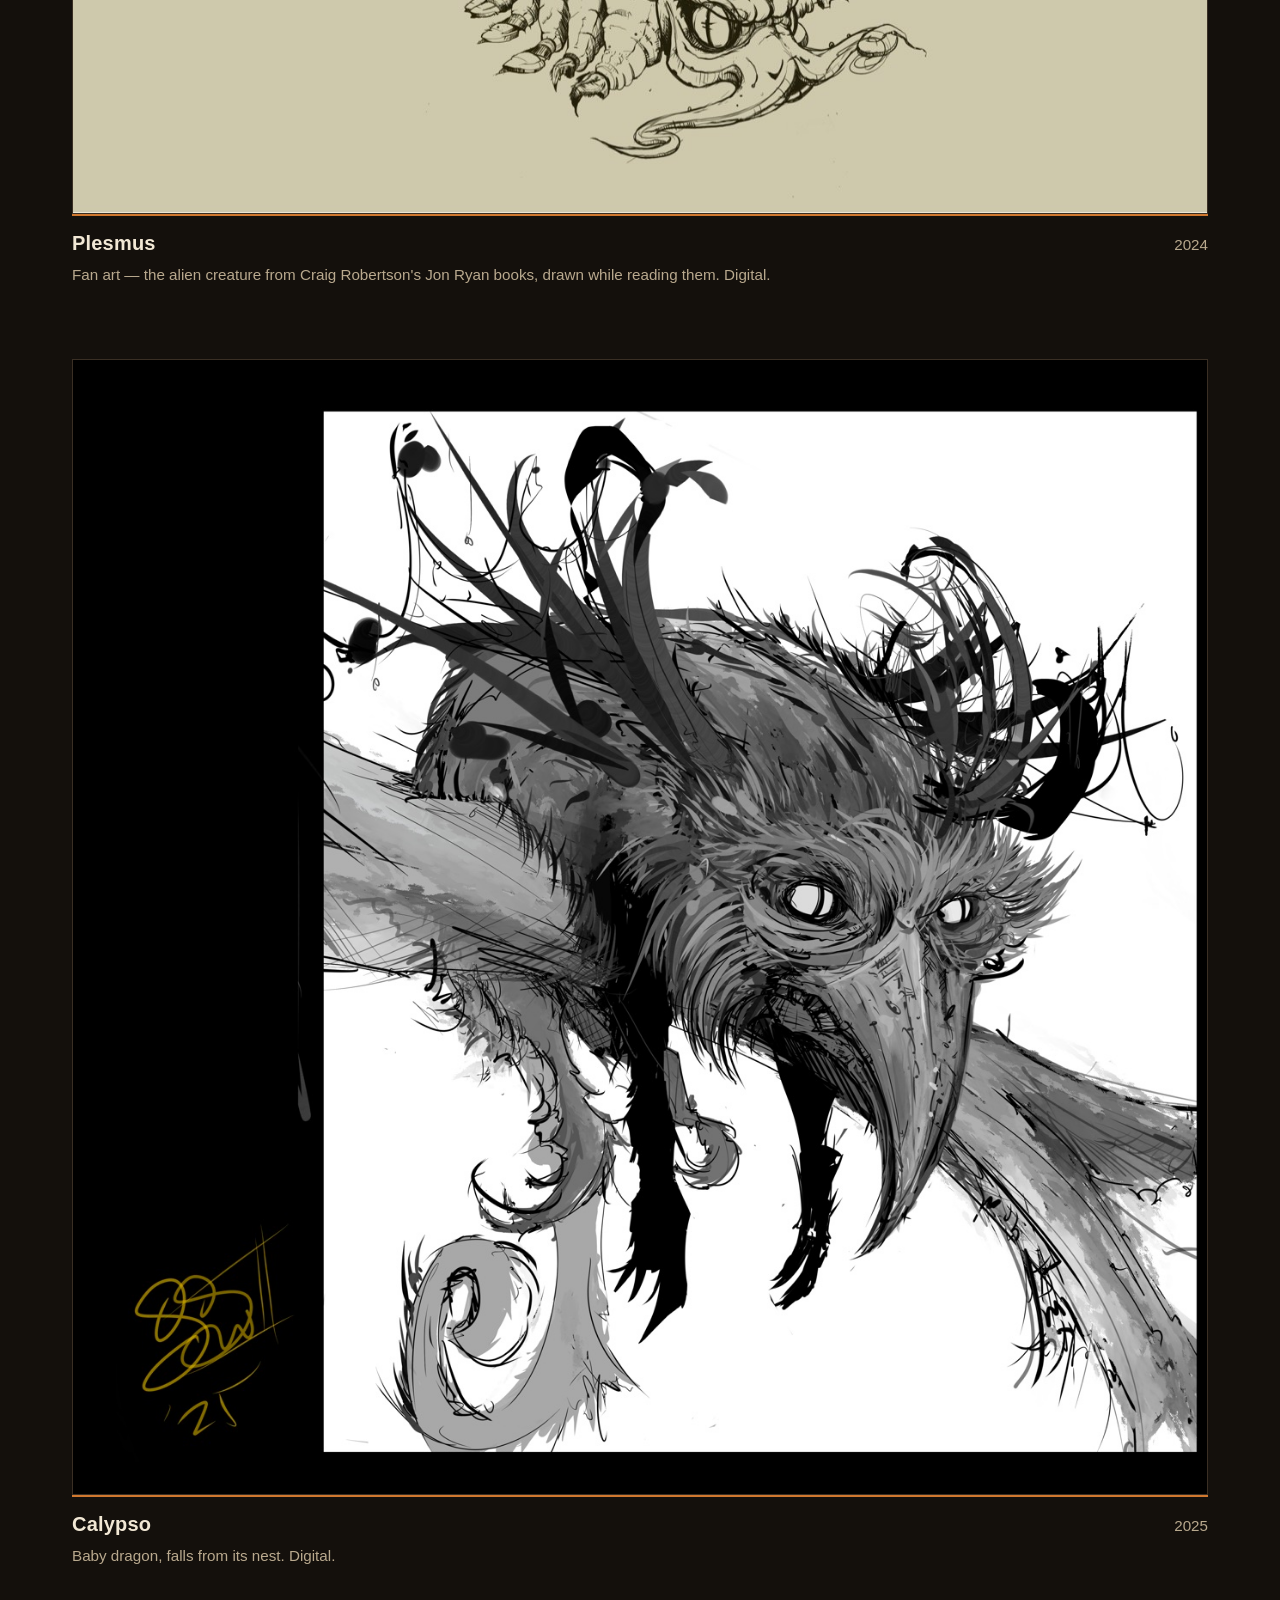
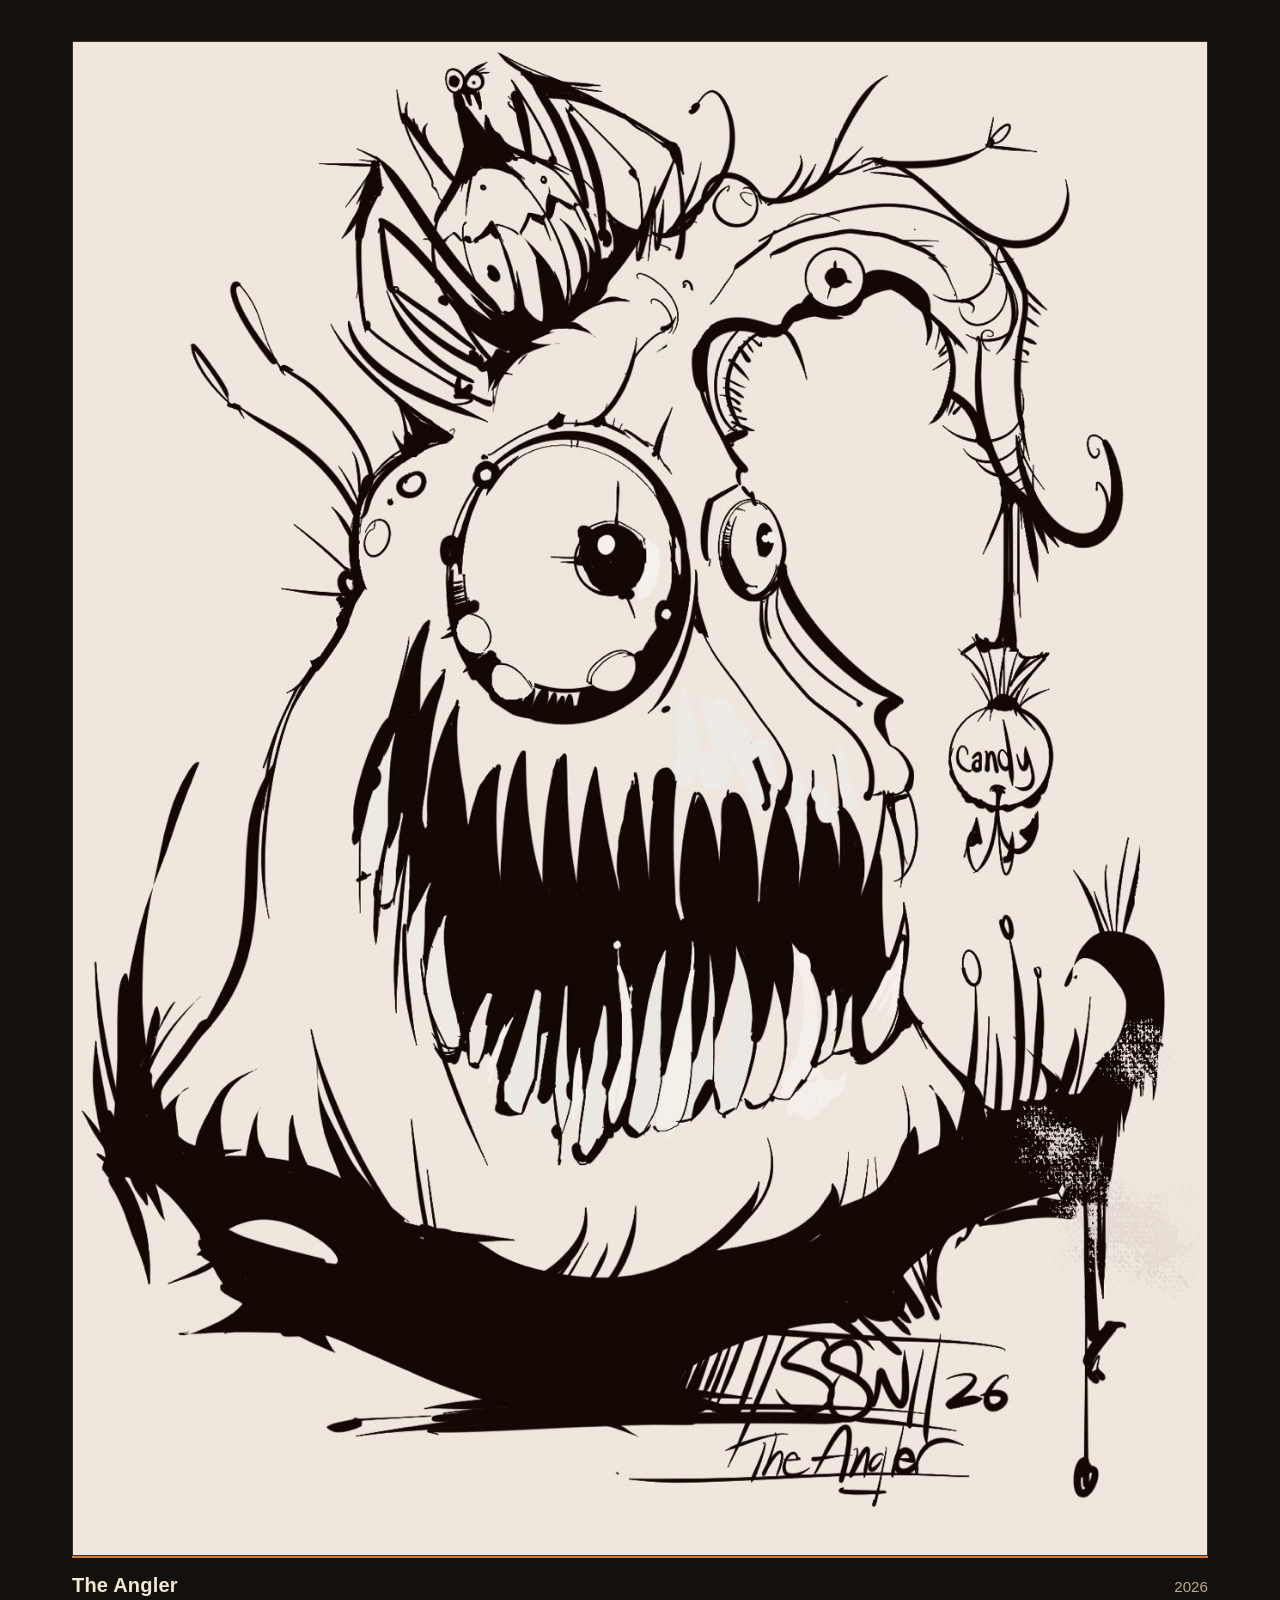
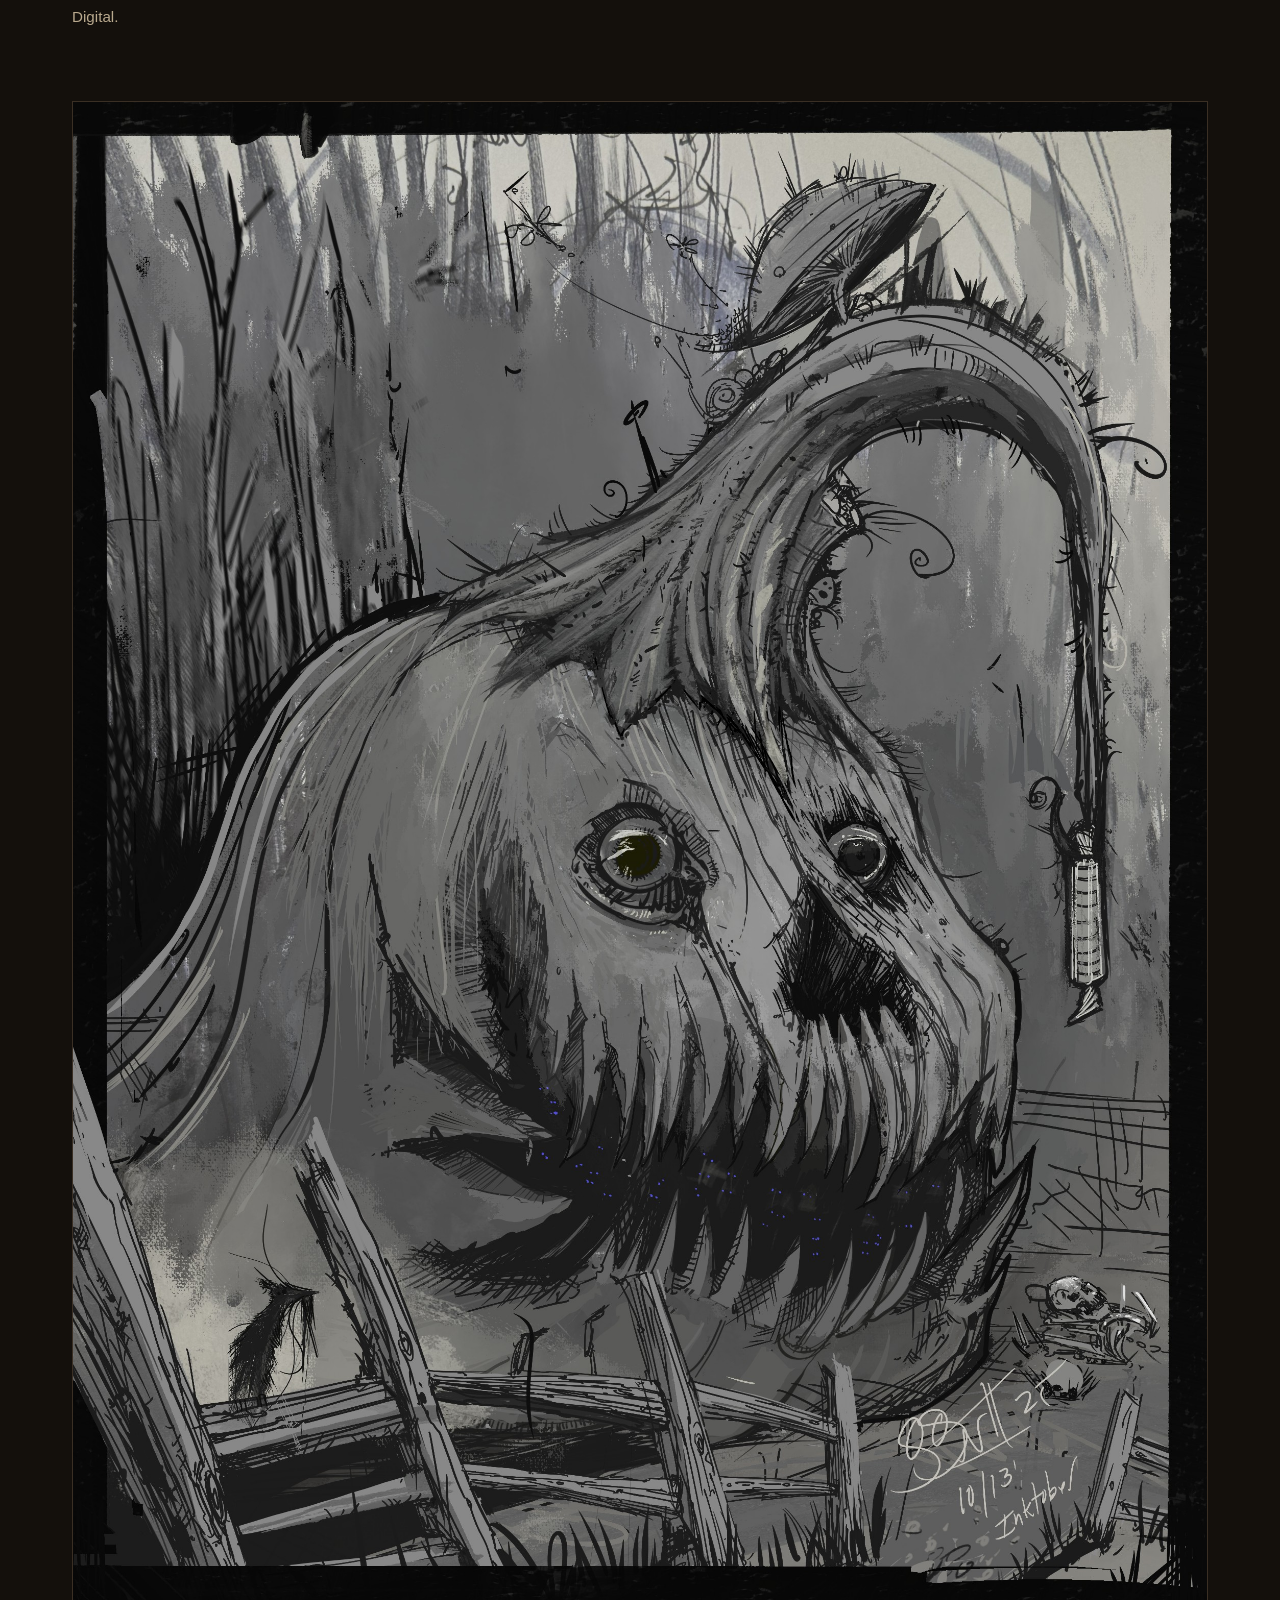
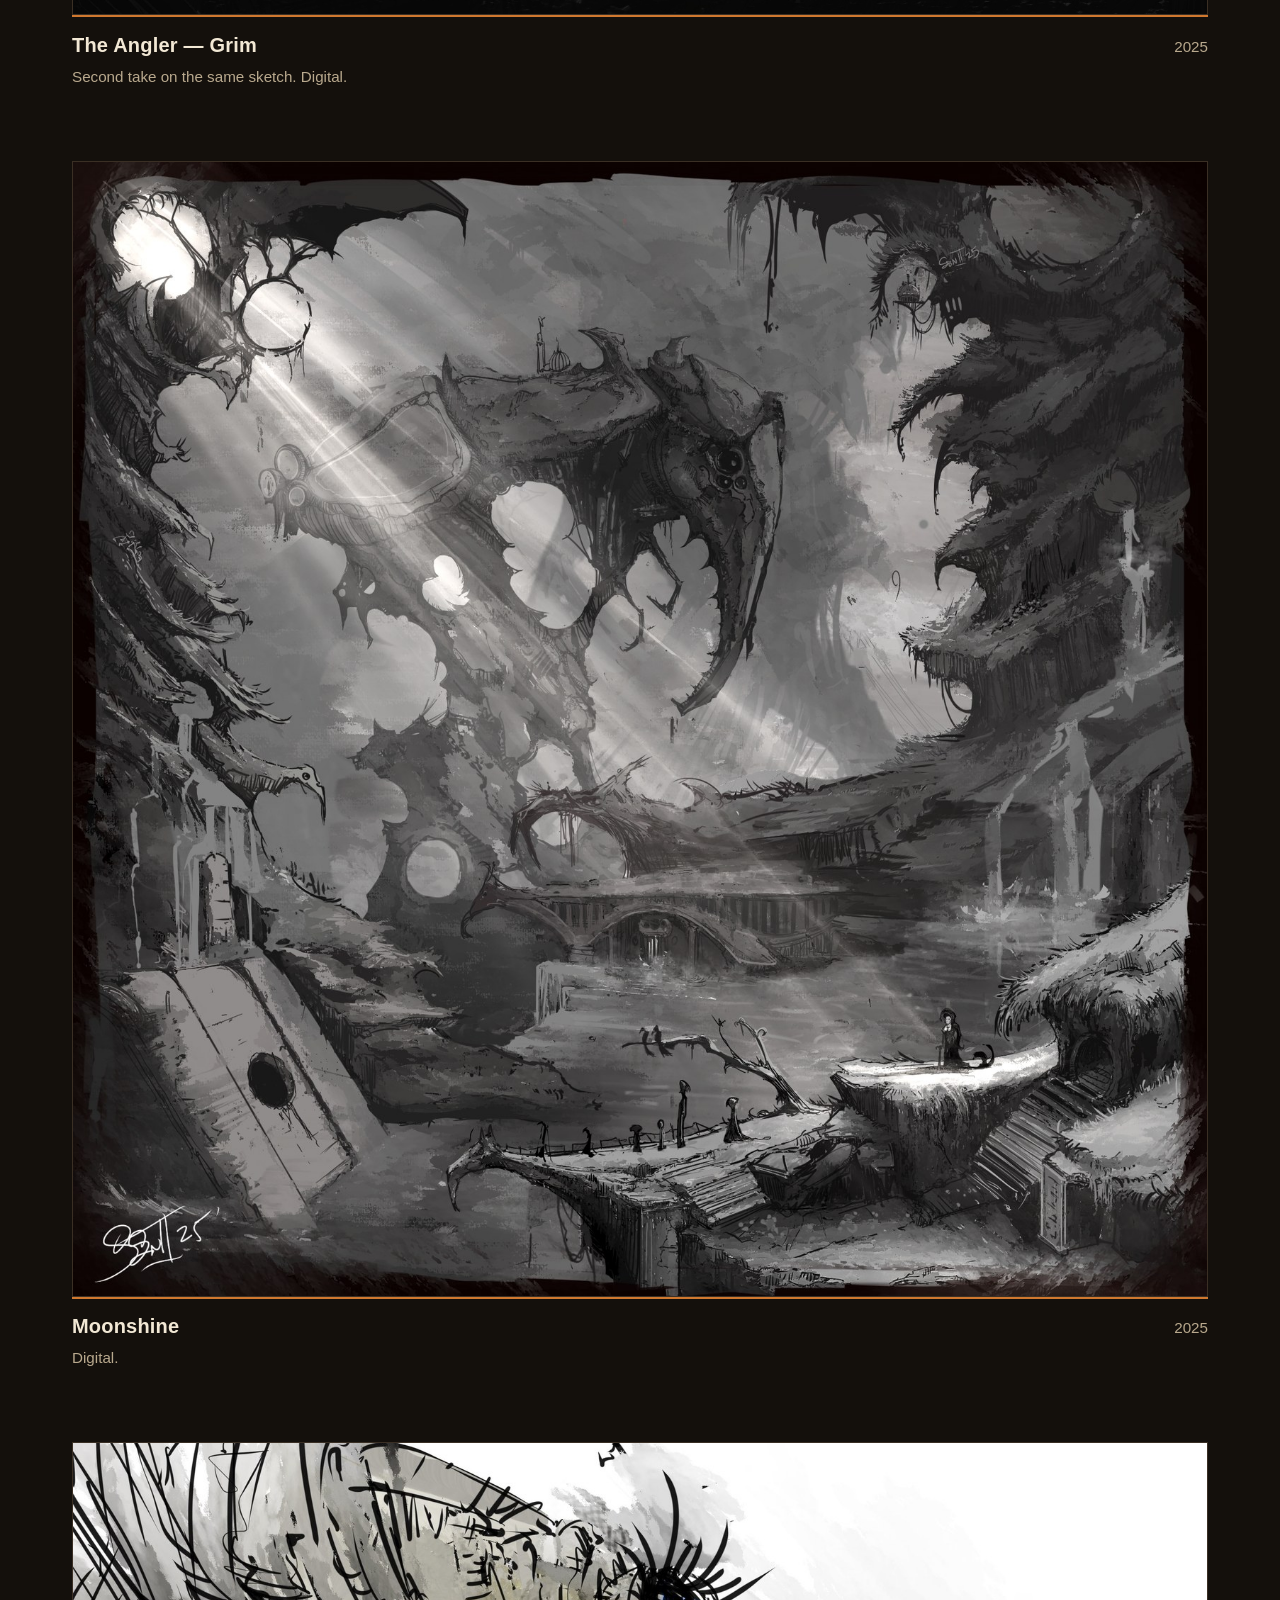
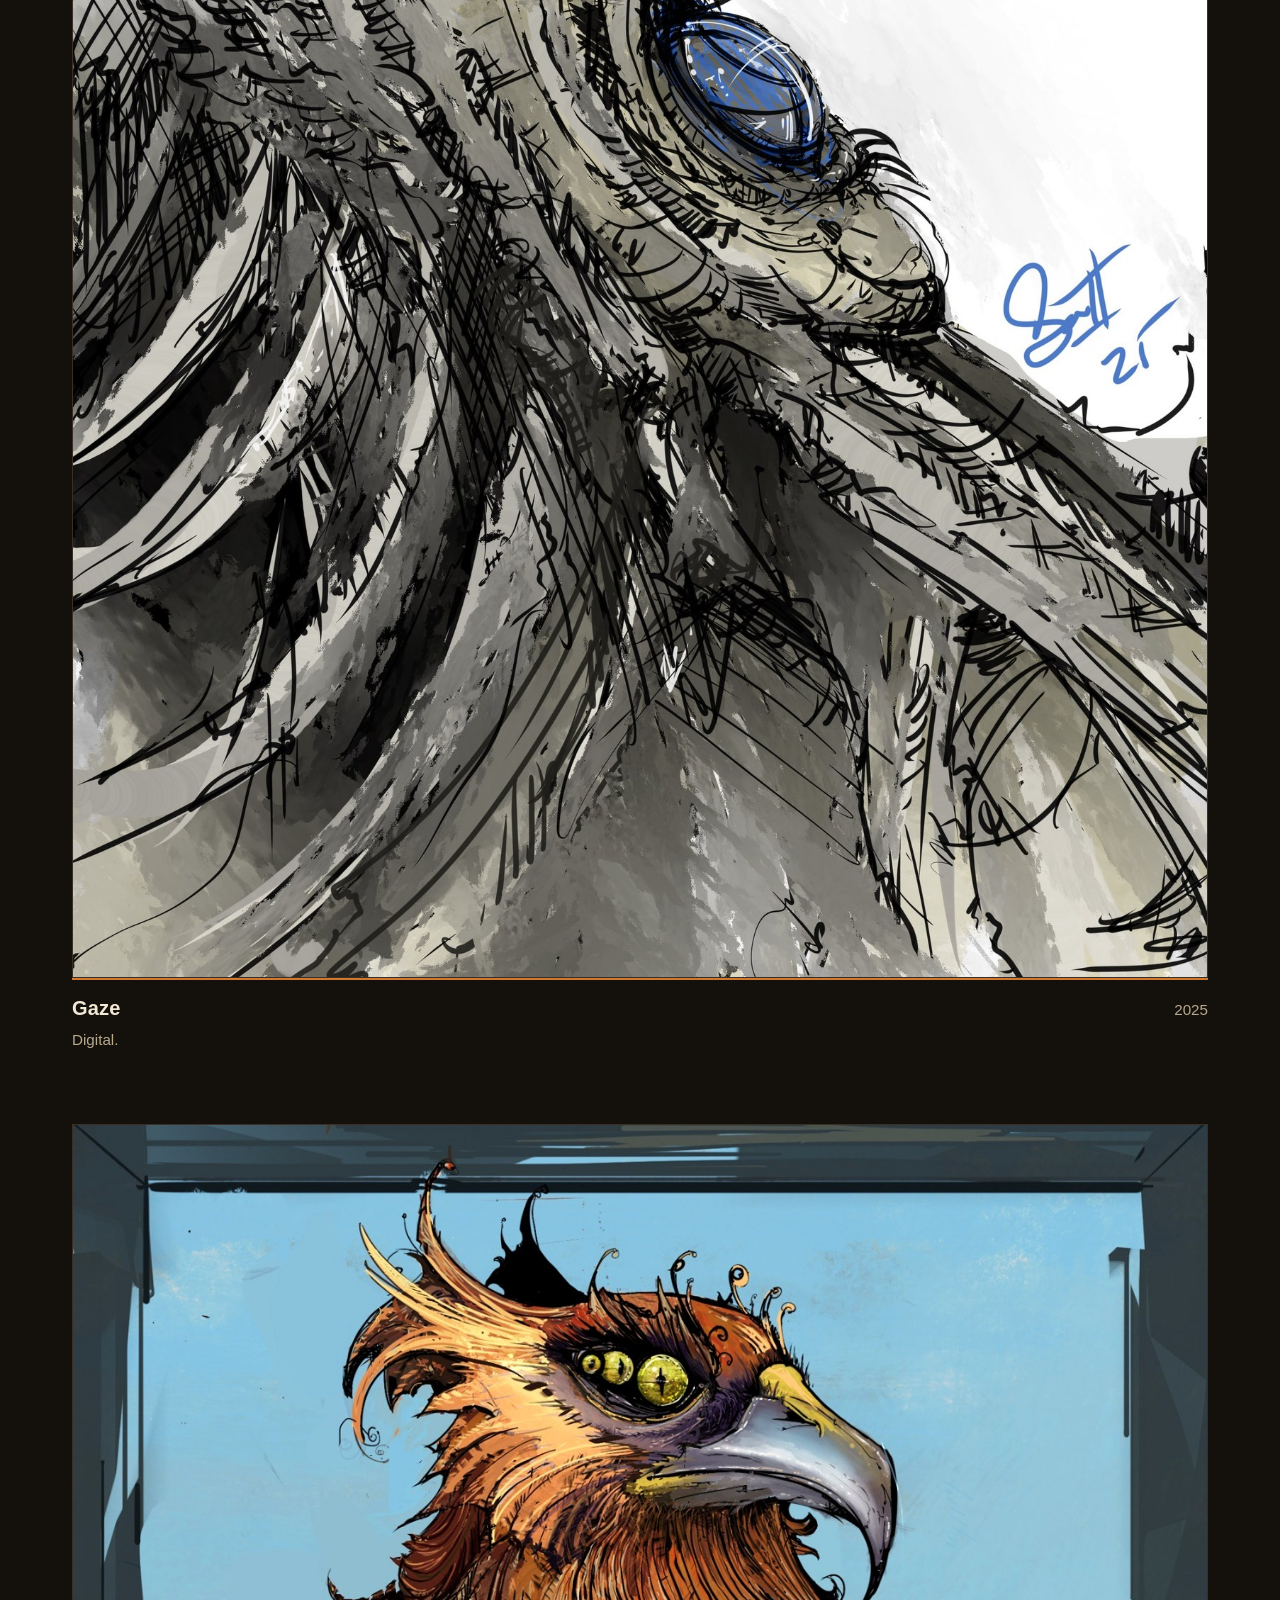
<file: aethon/index.html>
<!DOCTYPE html>
<html lang="en">
<head>
<meta charset="UTF-8">
<meta name="viewport" content="width=device-width, initial-scale=1.0">
<title>S. Nelson II art — for Aethon Books</title>
<meta name="description" content="S. Nelson II — Art Director and illustrator. 25 years in games, starting at Elmer Interactive in 2000. Now all in on 2D.">
<link rel="stylesheet" href="../css/swampshell.css">
</head>
<body>

<div class="for-nic"><div class="inner">Nic — this door's yours. Same work, your own link. — Steve</div></div>

<nav>
  <a class="brand" href="#top"><img src="../img/logo.png" alt="Swamp Shell logo">S. Nelson II art</a>
  <a href="#work">Work</a>
  <a href="#games">Games</a>
  <a href="#about">About</a>
  <a href="../resume.html">Resume</a>
  <a href="#contact">Contact</a>
</nav>

<header class="hero" id="top">
  <img class="bg" src="../img/ephrom.jpg" alt="Ephrom">
  <div class="shade"></div>
  <div class="inner">
    <h1><img class="mark" src="../img/logo.png" alt="Swamp Shell logo">S. NELSON II<span>.</span></h1>
    <p class="sub">Art Director &amp; Illustrator</p>
    <p class="tag">Twenty-five years building game worlds from the ground up — fifteen of them in AAA. Now all in on 2D.</p>
  </div>
</header>

<section id="work">
  <h2 class="sec">Selected Work</h2>
  <p class="lede">All digital — the range, up front.</p>

  <div class="piece wide">
    <img src="../img/ephrom.jpg" alt="Ephrom">
    <div class="cap"><h3>Ephrom</h3><span>2026</span></div>
    <p class="note">F-R0M. Digital.</p>
  </div>

  <div class="piece">
    <img src="../img/helmet-bird-original.jpg" alt="Helmet Bird">
    <div class="cap"><h3>Helmet Bird</h3><span>2025</span></div>
    <p class="note">Where it all started. Digital.</p>
  </div>

  <div class="piece">
    <img src="../img/the-witch.jpg" alt="The Witch">
    <div class="cap"><h3>The Witch</h3><span>2025</span></div>
    <p class="note">Digital.</p>
  </div>

  <div class="piece">
    <img src="../img/segmented-crawler.jpg" alt="Nicholas Variant One">
    <div class="cap"><h3>Nicholas Variant One</h3><span>2026</span></div>
    <p class="note">Digital.</p>
  </div>

  <div class="piece">
    <img src="../img/plesmus.jpg" alt="Plesmus">
    <div class="cap"><h3>Plesmus</h3><span>2024</span></div>
    <p class="note">Fan art — the alien creature from Craig Robertson's Jon Ryan books, drawn while reading them. Digital.</p>
  </div>

  <div class="piece">
    <img src="../img/calypso.jpg" alt="Calypso">
    <div class="cap"><h3>Calypso</h3><span>2025</span></div>
    <p class="note">Baby dragon, falls from its nest. Digital.</p>
  </div>

  <div class="piece">
    <img src="../img/the-angler.jpg" alt="The Angler">
    <div class="cap"><h3>The Angler</h3><span>2026</span></div>
    <p class="note">Digital.</p>
  </div>

  <div class="piece">
    <img src="../img/angler-grim.jpg" alt="The Angler — Grim">
    <div class="cap"><h3>The Angler — Grim</h3><span>2025</span></div>
    <p class="note">Second take on the same sketch. Digital.</p>
  </div>

  <div class="piece">
    <img src="../img/moonshine.jpg" alt="Moonshine">
    <div class="cap"><h3>Moonshine</h3><span>2025</span></div>
    <p class="note">Digital.</p>
  </div>

  <div class="piece">
    <img src="../img/gaze.jpg" alt="Gaze">
    <div class="cap"><h3>Gaze</h3><span>2025</span></div>
    <p class="note">Digital.</p>
  </div>

  <div class="piece">
    <img src="../img/gaji.jpg" alt="Gaji">
    <div class="cap"><h3>Gaji</h3><span></span></div>
    <p class="note">Where the product line starts — Gaji tees in <a href="https://www.swampshellindustriesllc.com/shop">the shop</a>.</p>
  </div>

  <div class="piece">
    <img src="../img/the-face.jpg" alt="Swamp Shell logo">
    <div class="cap"><h3>Swamp Shell — Logo</h3><span></span></div>
    <p class="note">The studio mark. Digital.</p>
  </div>
</section>

<div class="games" id="games">
  <div class="inner">
    <h2 class="sec">The Games</h2>
    <p>I spent <strong>15 years</strong> building AAA game worlds from the ground level — projects worth <strong>hundreds of millions of dollars</strong>.</p>
    <p>On <strong>Elder Scrolls Online</strong> I built the cities of the Morrowind chapter, the Imperial City, and the PvP war zones. Before that, city architecture on <strong>Warhammer Online</strong>. I finished as an <strong>Art Director at Microsoft</strong>.</p>
    <p>Now I'm all in on 2D — art direction and illustration.</p>
    <div class="shots">
      <figure>
        <img src="../img/eso-vivec.jpg" alt="Vivec City, Elder Scrolls Online">
        <figcaption>Vivec City, ESO: Morrowind — I built Vivec's Palace and the main town.</figcaption>
      </figure>
      <figure>
        <img src="../img/eso-seyda-neen.jpg" alt="Seyda Neen lighthouse, Elder Scrolls Online">
        <figcaption>Seyda Neen, ESO: Morrowind — the lighthouse and the starting arrival area.</figcaption>
      </figure>
    </div>
    <ul class="credits">
      <li><strong>Microsoft</strong> — Art Director</li>
      <li><strong>ZeniMax Online Studios</strong> — 15 years, Environment Artist to Art Director</li>
      <li><strong>BioWare Mythic</strong> — Warhammer Online: Age of Reckoning</li>
    </ul>
  </div>
</div>

<section class="narrow" id="about">
  <h2 class="sec">Get to know me</h2>
  <p class="lede">The short version.</p>
  <div class="about-grid">
    <p>I'm Steve Nelson II — S. Nelson II on the work. Twenty-five years in games, starting at Elmer Interactive in 2000 — fifteen of them inside AAA game studios, the last stretch as an art director. My specialty was always materials and texture: the way a surface tells you its history.</p>
    <p>These days I run Swamp Shell Industries, my one-man studio, and I draw the things that live in my head — creatures, characters, and dark little worlds — all digital. I'm also a musician, which is starting to bleed into the visuals, and an avid gardener when I'm not at the desk.</p>
    <p>If you're here because someone sent you: yes, I take on art direction and illustration work. The contact's below.</p>
  </div>
</section>

<footer class="site" id="contact">
  <h2>Swamp Shell Industries</h2>
  <p>My studio. Art direction, illustration, and creative production — one pair of hands, no handoffs.</p>
  <div class="links">
    <a href="https://www.instagram.com/swampshell_industries" target="_blank" rel="noopener">@swampshell_industries</a>
    <a href="https://www.instagram.com/snelsoniiart/" target="_blank" rel="noopener">@snelsoniiart</a>
    <a href="https://www.youtube.com/@swampshell_industries/playlists" target="_blank" rel="noopener">YouTube — Process Videos</a>
    <a href="https://www.swampshellindustriesllc.com/" target="_blank" rel="noopener">SwampShellIndustriesLLC.com</a>
    <a href="https://www.linkedin.com/in/snelsondirects/" target="_blank" rel="noopener">LinkedIn</a>
    <a href="mailto:steve@swampshellindustriesllc.com">Email</a>
  </div>
</footer>

</body>
</html>
</file>
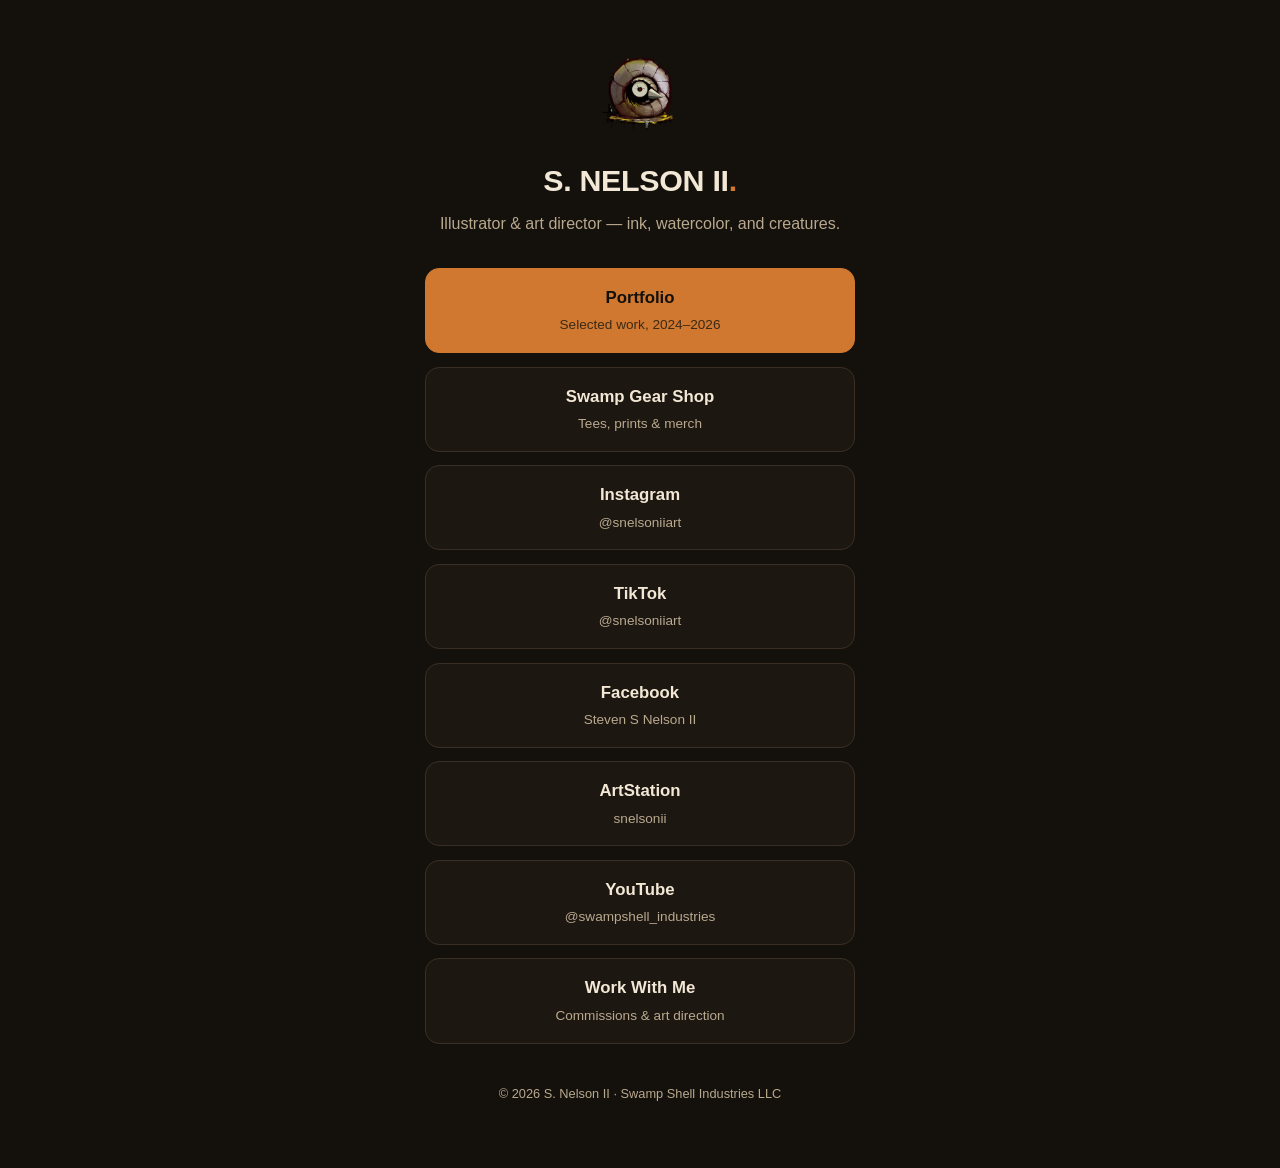
<file: links/index.html>
<!DOCTYPE html>
<html lang="en">
<head>
<meta charset="UTF-8">
<meta name="viewport" content="width=device-width, initial-scale=1.0">
<title>S. Nelson II — Links</title>
<meta name="description" content="S. Nelson II — illustrator & art director. Portfolio, shop, and everywhere to follow the work.">
<link rel="stylesheet" href="../css/swampshell.css">
<style>
  body{display:flex;flex-direction:column;align-items:center;min-height:100vh;padding:3rem 1.25rem 4rem}
  .hub{width:100%;max-width:430px;text-align:center}
  .hub .mark{width:84px;height:auto;margin-bottom:1rem}
  .hub h1{font-size:1.9rem;font-weight:800;letter-spacing:-.01em}
  .hub h1 span{color:var(--accent)}
  .hub p.tag{color:var(--muted);margin:.4rem 0 2rem;font-size:1rem}
  .hub a.btn{
    display:block;text-decoration:none;color:var(--cream);font-weight:700;font-size:1.05rem;
    background:var(--bg2);border:1px solid var(--line);border-radius:14px;
    padding:1rem 1.25rem;margin-bottom:.85rem;
    transition:border-color .15s,transform .15s;
  }
  .hub a.btn:hover{border-color:var(--accent);transform:translateY(-1px)}
  .hub a.btn small{display:block;font-weight:400;color:var(--muted);font-size:.85rem;margin-top:.15rem}
  .hub a.btn.primary{background:var(--accent);border-color:var(--accent);color:#14100c}
  .hub a.btn.primary small{color:#3a2a18}
  .hub footer{margin-top:2.5rem;color:var(--muted);font-size:.8rem}
  .hub footer a{color:var(--muted)}
</style>
</head>
<body>
<main class="hub">
  <img class="mark" src="../img/logo.png" alt="Helmet bird logo">
  <h1>S. NELSON II<span>.</span></h1>
  <p class="tag">Illustrator &amp; art director — ink, watercolor, and creatures.</p>

  <a class="btn primary" href="https://stevensnelsonii-commits.github.io/SSNII.com/">
    Portfolio<small>Selected work, 2024–2026</small>
  </a>
  <a class="btn" href="https://www.swampshellindustriesllc.com/shop">
    Swamp Gear Shop<small>Tees, prints &amp; merch</small>
  </a>
  <a class="btn" href="https://instagram.com/snelsoniiart">
    Instagram<small>@snelsoniiart</small>
  </a>
  <a class="btn" href="https://tiktok.com/@snelsoniiart">
    TikTok<small>@snelsoniiart</small>
  </a>
  <a class="btn" href="https://facebook.com/stevensnelsonii">
    Facebook<small>Steven S Nelson II</small>
  </a>
  <a class="btn" href="https://artstation.com/snelsonii">
    ArtStation<small>snelsonii</small>
  </a>
  <a class="btn" href="https://www.youtube.com/@swampshell_industries">
    YouTube<small>@swampshell_industries</small>
  </a>
  <a class="btn" href="mailto:steve@swampshellindustriesllc.com">
    Work With Me<small>Commissions &amp; art direction</small>
  </a>

  <footer>© 2026 S. Nelson II · Swamp Shell Industries LLC</footer>
</main>
</body>
</html>
</file>
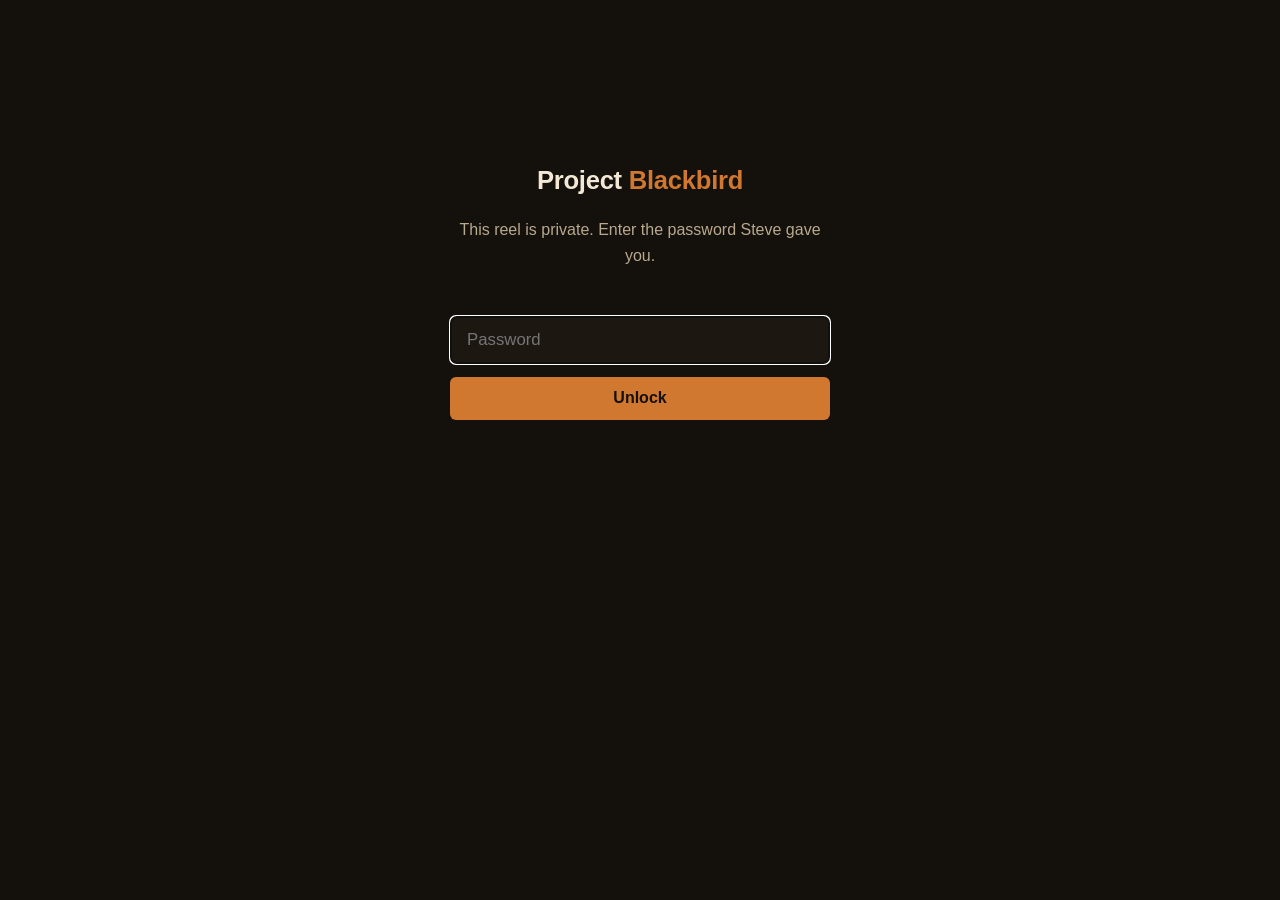
<file: private/blackbird/index.html>
<!DOCTYPE html>
<html lang="en">
<head>
<meta charset="UTF-8">
<meta name="viewport" content="width=device-width, initial-scale=1.0">
<meta name="robots" content="noindex, nofollow">
<title>Project Blackbird — Private</title>
<meta name="description" content="Private reel. Not indexed, not linked.">
<link rel="stylesheet" href="../../css/swampshell.css">
</head>
<body>
<div class="wrap">

  <div id="gate">
    <h1>Project <span>Blackbird</span></h1>
    <p class="lede">This reel is private. Enter the password Steve gave you.</p>
    <input type="password" id="pw" placeholder="Password" autocomplete="off">
    <button id="go">Unlock</button>
    <div class="err" id="err"></div>
  </div>

  <div id="content">
    <h1>Project <span>Blackbird</span></h1>
    <p class="lede">Six years as art director on an unannounced AAA MMO — canceled before reveal.
      The only public footage, cut into its scenes.</p>
    <div class="notice"><strong>Private — shared for interview review only.</strong>
      Please don't download, repost, or pass this link along.</div>

    <div class="clip">
      <video controls preload="metadata" src="blackbird-leaked-footage-full-16s.mp4"></video>
      <div class="cap"><h3>Full montage</h3><span>16s</span></div>
      <p class="note">The complete leaked reel as aired — neon hub interior, night street firefight, canyon ruins.</p>
    </div>

    <div class="clip">
      <video controls preload="metadata" src="blackbird-clip-1-neon-hub.mp4"></video>
      <div class="cap"><h3>Neon hub</h3><span>2.4s</span></div>
      <p class="note">Interior plaza beneath the central structure — modular kit work.</p>
    </div>

    <div class="clip">
      <video controls preload="metadata" src="blackbird-clip-2-night-street.mp4"></video>
      <div class="cap"><h3>Night street</h3><span>8.9s</span></div>
      <p class="note">Dark city street, weapon discharge with projectile — materials and lighting pass.</p>
    </div>

    <div class="clip">
      <video controls preload="metadata" src="blackbird-clip-3-canyon-ruins.mp4"></video>
      <div class="cap"><h3>Canyon ruins</h3><span>5.2s</span></div>
      <p class="note">Blue-lit canyon ruins with a flyover — environment art.</p>
    </div>

    <footer class="mini">
      Footage first aired in MinnMax's <a href="https://www.youtube.com/watch?v=42I1imOrcfg" target="_blank" rel="noopener">interview on the cancellation</a>.
      © S. Nelson II — Swamp Shell Industries.
    </footer>
  </div>

</div>
<script>
(async function(){
  const HASH = "e6d4c85976caa42fe3be219fb64fd18b2e8c0fc86733def5b5bf79f3daa8f98f";
  const gate = document.getElementById('gate');
  const content = document.getElementById('content');
  const pw = document.getElementById('pw');
  const err = document.getElementById('err');
  async function digest(s){
    const b = await crypto.subtle.digest('SHA-256', new TextEncoder().encode(s.trim()));
    return [...new Uint8Array(b)].map(x=>x.toString(16).padStart(2,'0')).join('');
  }
  async function check(){
    if(await digest(pw.value) === HASH){
      sessionStorage.setItem('bb-ok','1');
      gate.style.display='none'; content.style.display='block';
    } else { err.textContent='Wrong password — try again.'; pw.select(); }
  }
  document.getElementById('go').addEventListener('click', check);
  pw.addEventListener('keydown', e=>{ if(e.key==='Enter') check(); });
  if(sessionStorage.getItem('bb-ok')==='1'){ gate.style.display='none'; content.style.display='block'; }
  pw.focus();
})();
</script>
</body>
</html>
</file>
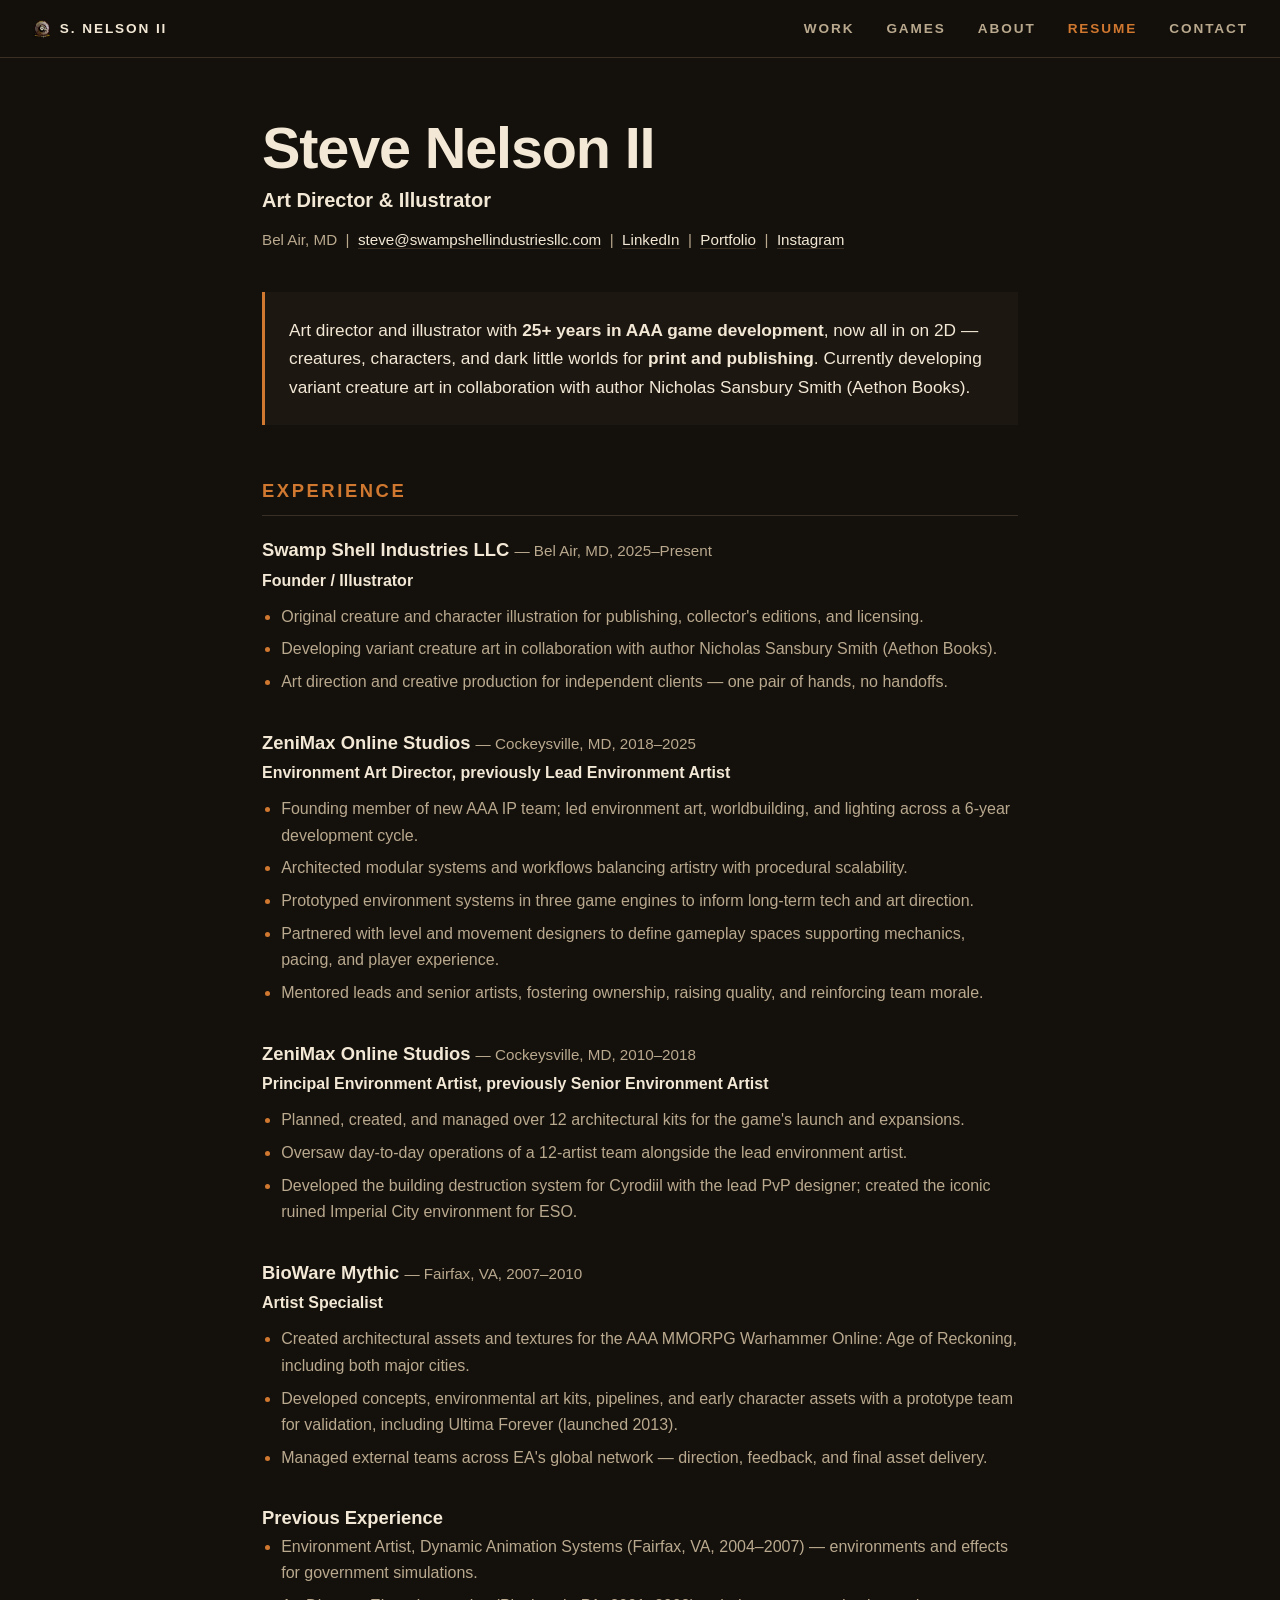
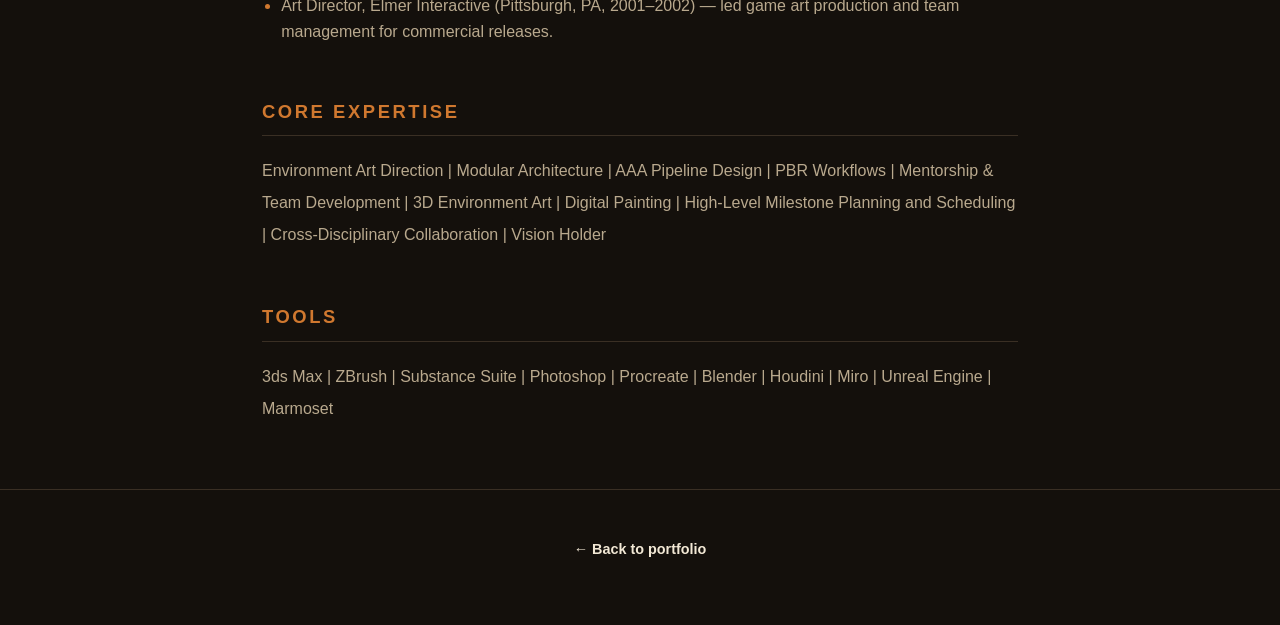
<file: resume.html>
<!DOCTYPE html>
<html lang="en">
<head>
<meta charset="UTF-8">
<meta name="viewport" content="width=device-width, initial-scale=1.0">
<title>Résumé — S. Nelson II</title>
<meta name="description" content="Résumé of Steve Nelson II — art director and illustrator, 25 years in games, now illustrating creatures and characters for publishing.">
<link rel="stylesheet" href="css/swampshell.css">
</head>
<body>

<nav>
  <a class="brand" href="index.html#top"><img src="img/logo.png" alt="Swamp Shell logo">S. Nelson II</a>
  <a href="index.html#work">Work</a>
  <a href="index.html#games">Games</a>
  <a href="index.html#about">About</a>
  <a href="resume.html" class="active">Resume</a>
  <a href="index.html#contact">Contact</a>
</nav>

<main class="resume">
  <div class="r-head">
    <h1>Steve Nelson II</h1>
    <p class="role">Art Director &amp; Illustrator</p>
    <p class="contact">Bel Air, MD &nbsp;|&nbsp; <a href="mailto:steve@swampshellindustriesllc.com">steve@swampshellindustriesllc.com</a> &nbsp;|&nbsp; <a href="https://www.linkedin.com/in/snelsondirects/" target="_blank" rel="noopener">LinkedIn</a> &nbsp;|&nbsp; <a href="index.html">Portfolio</a> &nbsp;|&nbsp; <a href="https://www.instagram.com/swampshell_industries" target="_blank" rel="noopener">Instagram</a></p>
  </div>

  <div class="r-summary">
    Art director and illustrator with <strong>25+ years in AAA game development</strong>, now all in on 2D — creatures, characters, and dark little worlds for <strong>print and publishing</strong>. Currently developing variant creature art in collaboration with author Nicholas Sansbury Smith (Aethon Books).
  </div>

  <h2 class="sec">Experience</h2>

  <div class="job">
    <p class="co">Swamp Shell Industries LLC <span>— Bel Air, MD, 2025–Present</span></p>
    <p class="title">Founder / Illustrator</p>
    <ul>
      <li>Original creature and character illustration for publishing, collector's editions, and licensing.</li>
      <li>Developing variant creature art in collaboration with author Nicholas Sansbury Smith (Aethon Books).</li>
      <li>Art direction and creative production for independent clients — one pair of hands, no handoffs.</li>
    </ul>
  </div>

  <div class="job">
    <p class="co">ZeniMax Online Studios <span>— Cockeysville, MD, 2018–2025</span></p>
    <p class="title">Environment Art Director, previously Lead Environment Artist</p>
    <ul>
      <li>Founding member of new AAA IP team; led environment art, worldbuilding, and lighting across a 6-year development cycle.</li>
      <li>Architected modular systems and workflows balancing artistry with procedural scalability.</li>
      <li>Prototyped environment systems in three game engines to inform long-term tech and art direction.</li>
      <li>Partnered with level and movement designers to define gameplay spaces supporting mechanics, pacing, and player experience.</li>
      <li>Mentored leads and senior artists, fostering ownership, raising quality, and reinforcing team morale.</li>
    </ul>
  </div>

  <div class="job">
    <p class="co">ZeniMax Online Studios <span>— Cockeysville, MD, 2010–2018</span></p>
    <p class="title">Principal Environment Artist, previously Senior Environment Artist</p>
    <ul>
      <li>Planned, created, and managed over 12 architectural kits for the game's launch and expansions.</li>
      <li>Oversaw day-to-day operations of a 12-artist team alongside the lead environment artist.</li>
      <li>Developed the building destruction system for Cyrodiil with the lead PvP designer; created the iconic ruined Imperial City environment for ESO.</li>
    </ul>
  </div>

  <div class="job">
    <p class="co">BioWare Mythic <span>— Fairfax, VA, 2007–2010</span></p>
    <p class="title">Artist Specialist</p>
    <ul>
      <li>Created architectural assets and textures for the AAA MMORPG Warhammer Online: Age of Reckoning, including both major cities.</li>
      <li>Developed concepts, environmental art kits, pipelines, and early character assets with a prototype team for validation, including Ultima Forever (launched 2013).</li>
      <li>Managed external teams across EA's global network — direction, feedback, and final asset delivery.</li>
    </ul>
  </div>

  <div class="job">
    <p class="co">Previous Experience</p>
    <ul>
      <li>Environment Artist, Dynamic Animation Systems (Fairfax, VA, 2004–2007) — environments and effects for government simulations.</li>
      <li>Art Director, Elmer Interactive (Pittsburgh, PA, 2001–2002) — led game art production and team management for commercial releases.</li>
    </ul>
  </div>

  <h2 class="sec">Core Expertise</h2>
  <p class="tags">Environment Art Direction | Modular Architecture | AAA Pipeline Design | PBR Workflows | Mentorship &amp; Team Development | 3D Environment Art | Digital Painting | High-Level Milestone Planning and Scheduling | Cross-Disciplinary Collaboration | Vision Holder</p>

  <h2 class="sec">Tools</h2>
  <p class="tags">3ds Max | ZBrush | Substance Suite | Photoshop | Procreate | Blender | Houdini | Miro | Unreal Engine | Marmoset</p>
</main>

<footer class="mini">
  <p><a href="index.html">← Back to portfolio</a></p>
</footer>

</body>
</html>
</file>
<file: css/swampshell.css>
/* ============================================================
   SWAMP SHELL INDUSTRIES — shared site style
   One stylesheet for the whole portfolio: index, resume,
   /aethon, /private/blackbird. Change it here, it changes
   everywhere. Brand tokens live in :root — tweak those first.
   ============================================================ */

/* ---------- 1. Brand tokens ---------- */
:root{
  --bg:     #14100c;  /* swamp black-brown */
  --bg2:    #1d1712;  /* raised surface */
  --cream:  #f2e8d5;  /* primary text */
  --muted:  #b9a98e;  /* secondary text */
  --accent: #d0782f;  /* burnt amber */
  --line:   #3a2f24;  /* hairlines / borders */
  --danger: #e0685f;  /* form errors */
}

/* ---------- 2. Reset & base ---------- */
*{margin:0;padding:0;box-sizing:border-box}
html{scroll-behavior:smooth}
body{
  background:var(--bg);
  color:var(--cream);
  font-family:-apple-system,BlinkMacSystemFont,"Segoe UI",Inter,Helvetica,Arial,sans-serif;
  line-height:1.6;
  -webkit-font-smoothing:antialiased;
}
img{max-width:100%}

/* ---------- 3. Nav ---------- */
nav{
  position:fixed;top:0;left:0;right:0;z-index:50;
  display:flex;gap:2rem;align-items:center;
  padding:1.1rem 2rem;
  background:rgba(20,16,12,.82);backdrop-filter:blur(8px);
  border-bottom:1px solid var(--line);
}
nav a{
  color:var(--muted);text-decoration:none;font-weight:700;font-size:.85rem;
  letter-spacing:.14em;text-transform:uppercase;
}
nav a:hover{color:var(--cream)}
nav a.active{color:var(--accent)}
nav .brand{display:flex;align-items:center;color:var(--cream);margin-right:auto}
nav .brand img{height:1.5em;width:auto;margin-right:.55em}

/* ---------- 4. Hero (index / aethon) ---------- */
.hero{
  min-height:100vh;display:flex;align-items:flex-end;
  position:relative;overflow:hidden;
}
.hero img.bg{position:absolute;inset:0;width:100%;height:100%;object-fit:cover;opacity:.55}
.hero .shade{position:absolute;inset:0;
  background:linear-gradient(to top,rgba(20,16,12,.96) 8%,rgba(20,16,12,.25) 55%,rgba(20,16,12,.45) 100%)}
.hero .inner{position:relative;padding:0 2rem 5rem;max-width:1200px}
.hero h1{
  font-size:clamp(3.2rem,10vw,7.5rem);font-weight:800;letter-spacing:-.02em;line-height:1;
  display:flex;align-items:center;gap:.3em;
}
.hero h1 img.mark{height:.85em;width:auto}
.hero h1 span{color:var(--accent)}
.hero p.sub{font-size:clamp(1.05rem,2.4vw,1.5rem);font-weight:600;color:var(--cream);margin-top:.6rem}
.hero p.tag{color:var(--muted);margin-top:.4rem;max-width:34rem}

/* ---------- 5. Sections & headings ---------- */
section{padding:5rem 2rem;max-width:1200px;margin:0 auto}
section.narrow{max-width:760px}
h2.sec{font-size:clamp(1.8rem,4vw,2.6rem);font-weight:800;letter-spacing:-.01em;margin-bottom:.4rem}
p.lede{color:var(--muted);margin-bottom:3rem;max-width:40rem}

/* ---------- 6. Gallery pieces + shared caption block ---------- */
.piece{margin-bottom:4.5rem}
.piece img{width:100%;height:auto;display:block;border:1px solid var(--line);background:var(--bg2)}
.cap{display:flex;justify-content:space-between;align-items:baseline;
  padding-top:.7rem;border-top:2px solid var(--accent)}
.cap h3{font-size:1.25rem;font-weight:800;letter-spacing:.01em}
.cap span{color:var(--muted);font-size:.95rem}
p.note{color:var(--muted);font-size:.95rem;margin-top:.25rem}
p.note a{color:var(--cream)}
@media(min-width:800px){.piece.wide img{max-height:82vh;object-fit:contain;margin:0 auto}}

/* ---------- 7. Games band ---------- */
.games{background:var(--bg2);border-top:1px solid var(--line);border-bottom:1px solid var(--line)}
.games .inner{max-width:760px;margin:0 auto;padding:5rem 2rem}
.games p{font-size:1.15rem;margin-bottom:1.2rem}
.games p strong{color:var(--cream)}
.games .credits{margin-top:2rem;color:var(--muted);font-size:1rem}
.games .credits li{list-style:none;padding:.35rem 0;border-top:1px solid var(--line)}
.games .shots{display:grid;grid-template-columns:1fr;gap:2rem;margin:2.5rem 0}
.games .shots figure img{width:100%;height:auto;display:block;border:1px solid var(--line)}
.games .shots figcaption{color:var(--muted);font-size:.9rem;margin-top:.5rem}
.games .reel{margin:0 0 2.5rem}
.games .reel video{width:100%;height:auto;display:block;border:1px solid var(--line);background:#000}
.games .reel figcaption{color:var(--muted);font-size:.9rem;margin-top:.5rem}
@media(min-width:800px){.games .shots{grid-template-columns:1fr 1fr}}
.about-grid{display:grid;grid-template-columns:1fr;gap:2rem}

/* ---------- 8. Resume page (scoped under main.resume) ---------- */
main.resume{max-width:820px;margin:0 auto;padding:7.5rem 2rem 4rem;line-height:1.65}
.r-head h1{font-size:clamp(2.4rem,6vw,3.6rem);font-weight:800;letter-spacing:-.02em;line-height:1}
.r-head p.role{font-size:1.25rem;font-weight:700;color:var(--cream);margin-top:.4rem}
.r-head p.contact{color:var(--muted);margin-top:.6rem;font-size:.95rem}
.r-head p.contact a{color:var(--cream);text-decoration:none;border-bottom:1px solid var(--line)}
.r-head p.contact a:hover{color:var(--accent);border-color:var(--accent)}
.r-summary{margin:2.5rem 0 0;padding:1.5rem;border-left:3px solid var(--accent);
  background:var(--bg2);font-size:1.08rem}
.r-summary strong{color:var(--cream)}
main.resume h2.sec{
  font-size:1.15rem;font-weight:800;letter-spacing:.14em;text-transform:uppercase;
  color:var(--accent);margin:3.2rem 0 1.2rem;padding-bottom:.5rem;
  border-bottom:1px solid var(--line);
}
.job{margin-bottom:2rem}
.job .co{font-weight:800;font-size:1.15rem}
.job .co span{color:var(--muted);font-weight:400;font-size:.95rem}
.job .title{font-weight:700;color:var(--cream);margin:.15rem 0 .6rem}
.job ul{margin-left:1.2rem;color:var(--muted)}
.job ul li{margin-bottom:.4rem}
.job ul li::marker{color:var(--accent)}
.tags{color:var(--muted);line-height:2}
.tags strong{color:var(--cream)}

/* ---------- 9. Private Blackbird page ---------- */
.wrap{max-width:900px;margin:0 auto;padding:4rem 1.5rem;min-height:100vh}
.wrap h1{font-size:clamp(1.8rem,4vw,2.6rem);font-weight:800;letter-spacing:-.01em;margin-bottom:.4rem}
.wrap h1 span{color:var(--accent)}
.notice{border:1px solid var(--line);background:var(--bg2);padding:1rem 1.25rem;
  font-size:.9rem;color:var(--muted);margin-bottom:2.5rem}
.notice strong{color:var(--cream)}
#gate{max-width:380px;margin:6rem auto;text-align:center}
#gate h1{font-size:1.6rem;margin-bottom:1rem}
#gate input{width:100%;padding:.8rem 1rem;font-size:1.05rem;background:var(--bg2);
  border:1px solid var(--line);color:var(--cream);border-radius:6px;margin-bottom:.8rem}
#gate button{width:100%;padding:.8rem;font-size:1rem;font-weight:700;cursor:pointer;
  background:var(--accent);color:#14100c;border:0;border-radius:6px}
#gate .err{color:var(--danger);margin-top:.8rem;font-size:.9rem;min-height:1.4em}
#content{display:none}
.clip{margin-bottom:3.5rem}
.clip video{width:100%;height:auto;display:block;border:1px solid var(--line);background:#000}
.clip .cap h3{font-size:1.15rem}
.clip .cap span{font-size:.9rem}
.clip p.note{font-size:.92rem;margin-top:.3rem}

/* ---------- 10. Footers ---------- */
/* .site — big contact footer (index, aethon) */
footer.site{border-top:1px solid var(--line);padding:4rem 2rem 5rem;text-align:center}
footer.site h2{font-size:2rem;font-weight:800;margin-bottom:.5rem}
footer.site p{color:var(--muted);max-width:34rem;margin:0 auto 1.5rem}
footer.site .links{display:flex;gap:1.5rem;justify-content:center;flex-wrap:wrap}
footer.site .links a{color:var(--cream);font-weight:700;text-decoration:none;
  border:1px solid var(--line);padding:.7rem 1.4rem;border-radius:999px}
footer.site .links a:hover{border-color:var(--accent);color:var(--accent)}
/* .mini — small sign-off footer (resume, blackbird) */
footer.mini{border-top:1px solid var(--line);padding:3rem 2rem 4rem;text-align:center}
footer.mini p{color:var(--muted);font-size:.9rem}
footer.mini a{color:var(--cream);text-decoration:none;font-weight:700}
footer.mini a:hover{color:var(--accent)}

/* ---------- 11. Aethon private banner ---------- */
.for-nic{background:var(--accent);color:#14100c;font-weight:700}
.for-nic .inner{max-width:1200px;margin:0 auto;padding:.7rem 2rem}
</file>
